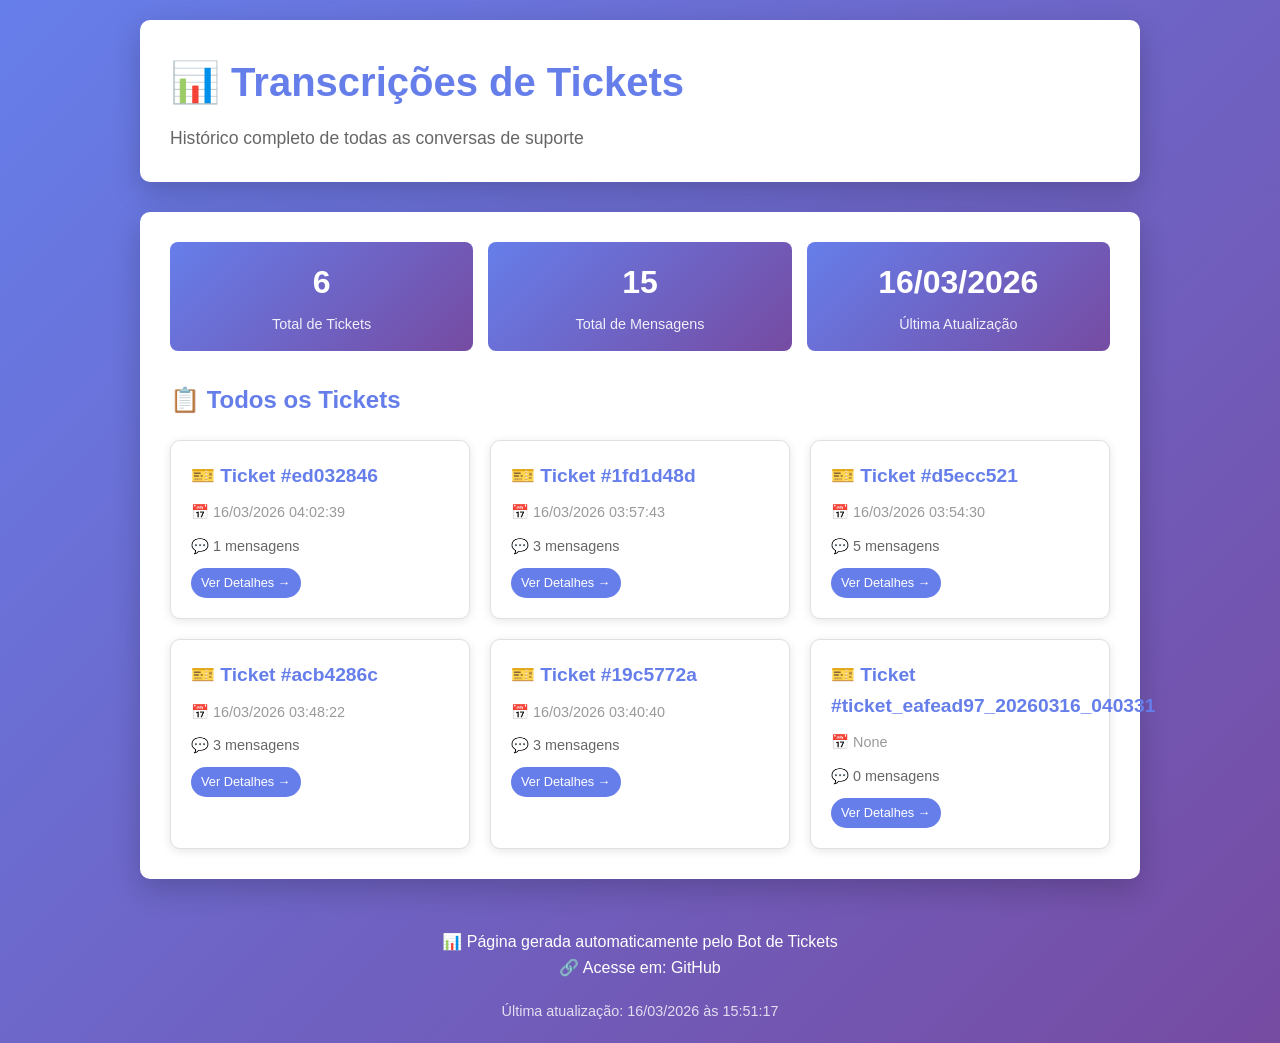
<file: docs/index.html>
<!DOCTYPE html>
<html lang="pt-BR">
<head>
    <meta charset="UTF-8">
    <meta name="viewport" content="width=device-width, initial-scale=1.0">
    <title>Transcrições de Tickets - Bot Support</title>
    <style>
* {
    margin: 0;
    padding: 0;
    box-sizing: border-box;
}

body {
    font-family: -apple-system, BlinkMacSystemFont, 'Segoe UI', Roboto, 'Helvetica Neue', Arial, sans-serif;
    background: linear-gradient(135deg, #667eea 0%, #764ba2 100%);
    color: #333;
    line-height: 1.6;
    padding: 20px;
}

.container {
    max-width: 1000px;
    margin: 0 auto;
}

header {
    background: white;
    border-radius: 10px;
    padding: 30px;
    margin-bottom: 30px;
    box-shadow: 0 10px 30px rgba(0, 0, 0, 0.2);
}

header h1 {
    color: #667eea;
    margin-bottom: 10px;
    font-size: 2.5em;
}

header p {
    color: #666;
    font-size: 1.1em;
}

.breadcrumb {
    margin-top: 20px;
    padding-top: 20px;
    border-top: 1px solid #eee;
    font-size: 0.9em;
}

.breadcrumb a {
    color: #667eea;
    text-decoration: none;
    margin: 0 5px;
}

.breadcrumb a:hover {
    text-decoration: underline;
}

main {
    background: white;
    border-radius: 10px;
    padding: 30px;
    box-shadow: 0 10px 30px rgba(0, 0, 0, 0.2);
}

.transcript {
    margin: 20px 0;
    padding: 20px;
    border-left: 4px solid #667eea;
    background: #f8f9ff;
    border-radius: 5px;
}

.transcript-header {
    display: flex;
    justify-content: space-between;
    align-items: center;
    margin-bottom: 15px;
    padding-bottom: 15px;
    border-bottom: 2px solid #667eea;
}

.transcript-id {
    font-size: 1.3em;
    font-weight: bold;
    color: #667eea;
}

.transcript-date {
    font-size: 0.9em;
    color: #999;
}

.message {
    margin: 15px 0;
    padding: 12px;
    background: white;
    border-radius: 5px;
    border-left: 3px solid #764ba2;
}

.message-author {
    font-weight: bold;
    color: #667eea;
    font-size: 0.9em;
    margin-bottom: 5px;
}

.message-time {
    color: #999;
    font-size: 0.85em;
}

.message-content {
    margin-top: 8px;
    color: #333;
    word-wrap: break-word;
}

.message-attachment {
    margin-top: 10px;
    padding: 10px;
    background: #f0f0f0;
    border-radius: 5px;
    font-size: 0.9em;
    color: #666;
}

.stats {
    display: grid;
    grid-template-columns: repeat(auto-fit, minmax(200px, 1fr));
    gap: 15px;
    margin-bottom: 20px;
}

.stat-card {
    padding: 15px;
    background: linear-gradient(135deg, #667eea 0%, #764ba2 100%);
    color: white;
    border-radius: 8px;
    text-align: center;
}

.stat-value {
    font-size: 2em;
    font-weight: bold;
    margin-bottom: 5px;
}

.stat-label {
    font-size: 0.9em;
    opacity: 0.9;
}

.transcript-list {
    display: grid;
    grid-template-columns: repeat(auto-fill, minmax(300px, 1fr));
    gap: 20px;
}

.transcript-card {
    background: white;
    border: 1px solid #e0e0e0;
    border-radius: 10px;
    padding: 20px;
    transition: all 0.3s ease;
    box-shadow: 0 2px 10px rgba(0, 0, 0, 0.1);
}

.transcript-card:hover {
    transform: translateY(-5px);
    box-shadow: 0 5px 20px rgba(102, 126, 234, 0.3);
    border-color: #667eea;
}

.transcript-card a {
    color: #667eea;
    text-decoration: none;
    font-weight: bold;
    font-size: 1.2em;
    display: block;
    margin-bottom: 10px;
}

.transcript-card a:hover {
    text-decoration: underline;
}

.card-date {
    color: #999;
    font-size: 0.9em;
    margin-bottom: 10px;
}

.card-messages {
    color: #666;
    font-size: 0.9em;
}

.card-badge {
    display: inline-block;
    margin-top: 10px;
    padding: 5px 10px;
    background: #667eea;
    color: white;
    border-radius: 20px;
    font-size: 0.8em;
}

footer {
    text-align: center;
    color: white;
    margin-top: 30px;
    padding-top: 20px;
}

footer a {
    color: white;
    text-decoration: none;
}

footer a:hover {
    text-decoration: underline;
}

@media (max-width: 768px) {
    header h1 {
        font-size: 1.8em;
    }
    
    .transcript-list {
        grid-template-columns: 1fr;
    }
    
    .transcript-header {
        flex-direction: column;
        align-items: flex-start;
    }
}
</style>
</head>
<body>
    <div class="container">
        <header>
            <h1>📊 Transcrições de Tickets</h1>
            <p>Histórico completo de todas as conversas de suporte</p>
        </header>
        
        <main>
            <div class="stats">
                <div class="stat-card">
                    <div class="stat-value">6</div>
                    <div class="stat-label">Total de Tickets</div>
                </div>
                <div class="stat-card">
                    <div class="stat-value">15</div>
                    <div class="stat-label">Total de Mensagens</div>
                </div>
                <div class="stat-card">
                    <div class="stat-value">16/03/2026</div>
                    <div class="stat-label">Última Atualização</div>
                </div>
            </div>
            
            <h2 style="margin-top: 30px; margin-bottom: 20px; color: #667eea;">📋 Todos os Tickets</h2>
            <div class="transcript-list">
                
        <div class="transcript-card">
            <a href="ed032846.html">🎫 Ticket #ed032846</a>
            <div class="card-date">📅 16/03/2026 04:02:39</div>
            <div class="card-messages">💬 1 mensagens</div>
            <div class="card-badge">Ver Detalhes →</div>
        </div>
        
        <div class="transcript-card">
            <a href="1fd1d48d.html">🎫 Ticket #1fd1d48d</a>
            <div class="card-date">📅 16/03/2026 03:57:43</div>
            <div class="card-messages">💬 3 mensagens</div>
            <div class="card-badge">Ver Detalhes →</div>
        </div>
        
        <div class="transcript-card">
            <a href="d5ecc521.html">🎫 Ticket #d5ecc521</a>
            <div class="card-date">📅 16/03/2026 03:54:30</div>
            <div class="card-messages">💬 5 mensagens</div>
            <div class="card-badge">Ver Detalhes →</div>
        </div>
        
        <div class="transcript-card">
            <a href="acb4286c.html">🎫 Ticket #acb4286c</a>
            <div class="card-date">📅 16/03/2026 03:48:22</div>
            <div class="card-messages">💬 3 mensagens</div>
            <div class="card-badge">Ver Detalhes →</div>
        </div>
        
        <div class="transcript-card">
            <a href="19c5772a.html">🎫 Ticket #19c5772a</a>
            <div class="card-date">📅 16/03/2026 03:40:40</div>
            <div class="card-messages">💬 3 mensagens</div>
            <div class="card-badge">Ver Detalhes →</div>
        </div>
        
        <div class="transcript-card">
            <a href="ticket_eafead97_20260316_040331.html">🎫 Ticket #ticket_eafead97_20260316_040331</a>
            <div class="card-date">📅 None</div>
            <div class="card-messages">💬 0 mensagens</div>
            <div class="card-badge">Ver Detalhes →</div>
        </div>
        
            </div>
        </main>
        
        <footer>
            <p>📊 Página gerada automaticamente pelo Bot de Tickets</p>
            <p>🔗 Acesse em: <a href="https://github.com/iccommercedigital-art/transcripts">GitHub</a></p>
            <p style="margin-top: 20px; font-size: 0.9em; opacity: 0.8;">
                Última atualização: 16/03/2026 às 15:51:17
            </p>
        </footer>
    </div>
</body>
</html>
</file>
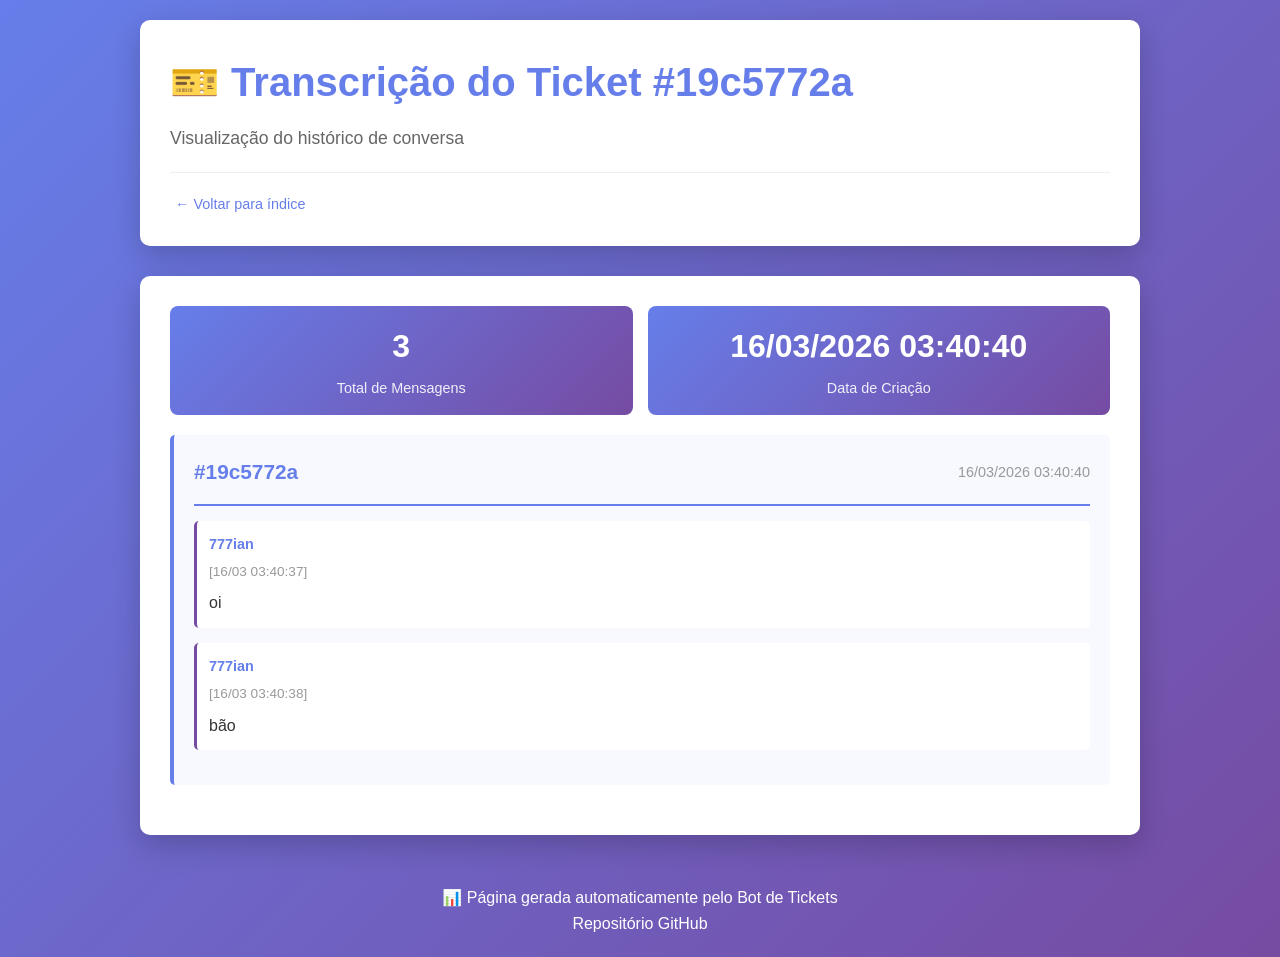
<file: docs/19c5772a.html>
<!DOCTYPE html>
<html lang="pt-BR">
<head>
    <meta charset="UTF-8">
    <meta name="viewport" content="width=device-width, initial-scale=1.0">
    <title>Transcrição do Ticket #19c5772a</title>
    <style>
* {
    margin: 0;
    padding: 0;
    box-sizing: border-box;
}

body {
    font-family: -apple-system, BlinkMacSystemFont, 'Segoe UI', Roboto, 'Helvetica Neue', Arial, sans-serif;
    background: linear-gradient(135deg, #667eea 0%, #764ba2 100%);
    color: #333;
    line-height: 1.6;
    padding: 20px;
}

.container {
    max-width: 1000px;
    margin: 0 auto;
}

header {
    background: white;
    border-radius: 10px;
    padding: 30px;
    margin-bottom: 30px;
    box-shadow: 0 10px 30px rgba(0, 0, 0, 0.2);
}

header h1 {
    color: #667eea;
    margin-bottom: 10px;
    font-size: 2.5em;
}

header p {
    color: #666;
    font-size: 1.1em;
}

.breadcrumb {
    margin-top: 20px;
    padding-top: 20px;
    border-top: 1px solid #eee;
    font-size: 0.9em;
}

.breadcrumb a {
    color: #667eea;
    text-decoration: none;
    margin: 0 5px;
}

.breadcrumb a:hover {
    text-decoration: underline;
}

main {
    background: white;
    border-radius: 10px;
    padding: 30px;
    box-shadow: 0 10px 30px rgba(0, 0, 0, 0.2);
}

.transcript {
    margin: 20px 0;
    padding: 20px;
    border-left: 4px solid #667eea;
    background: #f8f9ff;
    border-radius: 5px;
}

.transcript-header {
    display: flex;
    justify-content: space-between;
    align-items: center;
    margin-bottom: 15px;
    padding-bottom: 15px;
    border-bottom: 2px solid #667eea;
}

.transcript-id {
    font-size: 1.3em;
    font-weight: bold;
    color: #667eea;
}

.transcript-date {
    font-size: 0.9em;
    color: #999;
}

.message {
    margin: 15px 0;
    padding: 12px;
    background: white;
    border-radius: 5px;
    border-left: 3px solid #764ba2;
}

.message-author {
    font-weight: bold;
    color: #667eea;
    font-size: 0.9em;
    margin-bottom: 5px;
}

.message-time {
    color: #999;
    font-size: 0.85em;
}

.message-content {
    margin-top: 8px;
    color: #333;
    word-wrap: break-word;
}

.message-attachment {
    margin-top: 10px;
    padding: 10px;
    background: #f0f0f0;
    border-radius: 5px;
    font-size: 0.9em;
    color: #666;
}

.stats {
    display: grid;
    grid-template-columns: repeat(auto-fit, minmax(200px, 1fr));
    gap: 15px;
    margin-bottom: 20px;
}

.stat-card {
    padding: 15px;
    background: linear-gradient(135deg, #667eea 0%, #764ba2 100%);
    color: white;
    border-radius: 8px;
    text-align: center;
}

.stat-value {
    font-size: 2em;
    font-weight: bold;
    margin-bottom: 5px;
}

.stat-label {
    font-size: 0.9em;
    opacity: 0.9;
}

.transcript-list {
    display: grid;
    grid-template-columns: repeat(auto-fill, minmax(300px, 1fr));
    gap: 20px;
}

.transcript-card {
    background: white;
    border: 1px solid #e0e0e0;
    border-radius: 10px;
    padding: 20px;
    transition: all 0.3s ease;
    box-shadow: 0 2px 10px rgba(0, 0, 0, 0.1);
}

.transcript-card:hover {
    transform: translateY(-5px);
    box-shadow: 0 5px 20px rgba(102, 126, 234, 0.3);
    border-color: #667eea;
}

.transcript-card a {
    color: #667eea;
    text-decoration: none;
    font-weight: bold;
    font-size: 1.2em;
    display: block;
    margin-bottom: 10px;
}

.transcript-card a:hover {
    text-decoration: underline;
}

.card-date {
    color: #999;
    font-size: 0.9em;
    margin-bottom: 10px;
}

.card-messages {
    color: #666;
    font-size: 0.9em;
}

.card-badge {
    display: inline-block;
    margin-top: 10px;
    padding: 5px 10px;
    background: #667eea;
    color: white;
    border-radius: 20px;
    font-size: 0.8em;
}

footer {
    text-align: center;
    color: white;
    margin-top: 30px;
    padding-top: 20px;
}

footer a {
    color: white;
    text-decoration: none;
}

footer a:hover {
    text-decoration: underline;
}

@media (max-width: 768px) {
    header h1 {
        font-size: 1.8em;
    }
    
    .transcript-list {
        grid-template-columns: 1fr;
    }
    
    .transcript-header {
        flex-direction: column;
        align-items: flex-start;
    }
}
</style>
</head>
<body>
    <div class="container">
        <header>
            <h1>🎫 Transcrição do Ticket #19c5772a</h1>
            <p>Visualização do histórico de conversa</p>
            <div class="breadcrumb">
                <a href="index.html">← Voltar para índice</a>
            </div>
        </header>
        
        <main>
            <div class="stats">
                <div class="stat-card">
                    <div class="stat-value">3</div>
                    <div class="stat-label">Total de Mensagens</div>
                </div>
                <div class="stat-card">
                    <div class="stat-value">16/03/2026 03:40:40</div>
                    <div class="stat-label">Data de Criação</div>
                </div>
            </div>
            
            <div class="transcript">
                <div class="transcript-header">
                    <div class="transcript-id">#19c5772a</div>
                    <div class="transcript-date">16/03/2026 03:40:40</div>
                </div>
                
                
        <div class="message">
            <div class="message-author">777ian</div>
            <div class="message-time">[16/03 03:40:37]</div>
            <div class="message-content">
oi</div>
            
        </div>
        
        <div class="message">
            <div class="message-author">777ian</div>
            <div class="message-time">[16/03 03:40:38]</div>
            <div class="message-content">
bão</div>
            
        </div>
        
            </div>
        </main>
        
        <footer>
            <p>📊 Página gerada automaticamente pelo Bot de Tickets</p>
            <p><a href="https://github.com/iccommercedigital-art/transcripts">Repositório GitHub</a></p>
        </footer>
    </div>
</body>
</html>
</file>
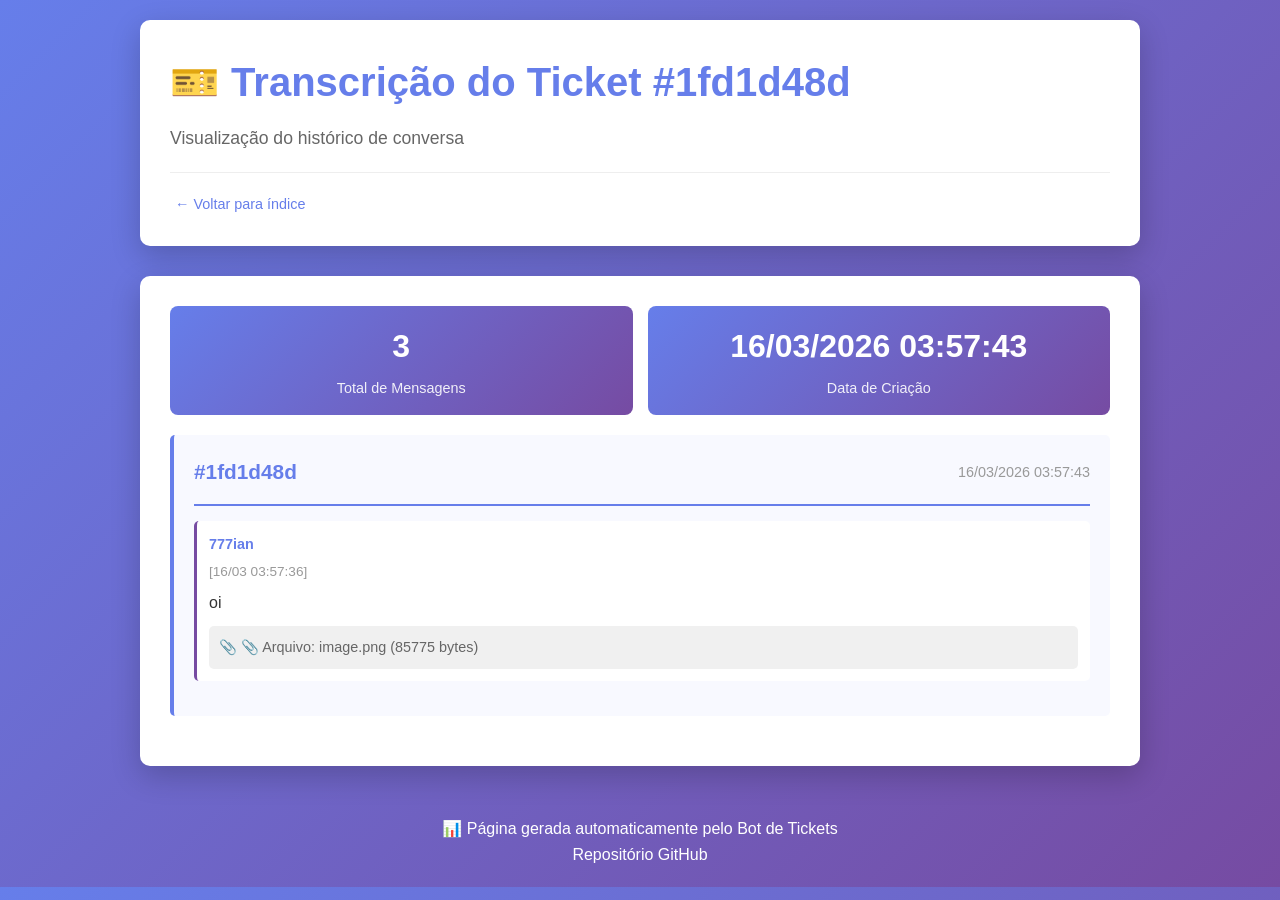
<file: docs/1fd1d48d.html>
<!DOCTYPE html>
<html lang="pt-BR">
<head>
    <meta charset="UTF-8">
    <meta name="viewport" content="width=device-width, initial-scale=1.0">
    <title>Transcrição do Ticket #1fd1d48d</title>
    <style>
* {
    margin: 0;
    padding: 0;
    box-sizing: border-box;
}

body {
    font-family: -apple-system, BlinkMacSystemFont, 'Segoe UI', Roboto, 'Helvetica Neue', Arial, sans-serif;
    background: linear-gradient(135deg, #667eea 0%, #764ba2 100%);
    color: #333;
    line-height: 1.6;
    padding: 20px;
}

.container {
    max-width: 1000px;
    margin: 0 auto;
}

header {
    background: white;
    border-radius: 10px;
    padding: 30px;
    margin-bottom: 30px;
    box-shadow: 0 10px 30px rgba(0, 0, 0, 0.2);
}

header h1 {
    color: #667eea;
    margin-bottom: 10px;
    font-size: 2.5em;
}

header p {
    color: #666;
    font-size: 1.1em;
}

.breadcrumb {
    margin-top: 20px;
    padding-top: 20px;
    border-top: 1px solid #eee;
    font-size: 0.9em;
}

.breadcrumb a {
    color: #667eea;
    text-decoration: none;
    margin: 0 5px;
}

.breadcrumb a:hover {
    text-decoration: underline;
}

main {
    background: white;
    border-radius: 10px;
    padding: 30px;
    box-shadow: 0 10px 30px rgba(0, 0, 0, 0.2);
}

.transcript {
    margin: 20px 0;
    padding: 20px;
    border-left: 4px solid #667eea;
    background: #f8f9ff;
    border-radius: 5px;
}

.transcript-header {
    display: flex;
    justify-content: space-between;
    align-items: center;
    margin-bottom: 15px;
    padding-bottom: 15px;
    border-bottom: 2px solid #667eea;
}

.transcript-id {
    font-size: 1.3em;
    font-weight: bold;
    color: #667eea;
}

.transcript-date {
    font-size: 0.9em;
    color: #999;
}

.message {
    margin: 15px 0;
    padding: 12px;
    background: white;
    border-radius: 5px;
    border-left: 3px solid #764ba2;
}

.message-author {
    font-weight: bold;
    color: #667eea;
    font-size: 0.9em;
    margin-bottom: 5px;
}

.message-time {
    color: #999;
    font-size: 0.85em;
}

.message-content {
    margin-top: 8px;
    color: #333;
    word-wrap: break-word;
}

.message-attachment {
    margin-top: 10px;
    padding: 10px;
    background: #f0f0f0;
    border-radius: 5px;
    font-size: 0.9em;
    color: #666;
}

.stats {
    display: grid;
    grid-template-columns: repeat(auto-fit, minmax(200px, 1fr));
    gap: 15px;
    margin-bottom: 20px;
}

.stat-card {
    padding: 15px;
    background: linear-gradient(135deg, #667eea 0%, #764ba2 100%);
    color: white;
    border-radius: 8px;
    text-align: center;
}

.stat-value {
    font-size: 2em;
    font-weight: bold;
    margin-bottom: 5px;
}

.stat-label {
    font-size: 0.9em;
    opacity: 0.9;
}

.transcript-list {
    display: grid;
    grid-template-columns: repeat(auto-fill, minmax(300px, 1fr));
    gap: 20px;
}

.transcript-card {
    background: white;
    border: 1px solid #e0e0e0;
    border-radius: 10px;
    padding: 20px;
    transition: all 0.3s ease;
    box-shadow: 0 2px 10px rgba(0, 0, 0, 0.1);
}

.transcript-card:hover {
    transform: translateY(-5px);
    box-shadow: 0 5px 20px rgba(102, 126, 234, 0.3);
    border-color: #667eea;
}

.transcript-card a {
    color: #667eea;
    text-decoration: none;
    font-weight: bold;
    font-size: 1.2em;
    display: block;
    margin-bottom: 10px;
}

.transcript-card a:hover {
    text-decoration: underline;
}

.card-date {
    color: #999;
    font-size: 0.9em;
    margin-bottom: 10px;
}

.card-messages {
    color: #666;
    font-size: 0.9em;
}

.card-badge {
    display: inline-block;
    margin-top: 10px;
    padding: 5px 10px;
    background: #667eea;
    color: white;
    border-radius: 20px;
    font-size: 0.8em;
}

footer {
    text-align: center;
    color: white;
    margin-top: 30px;
    padding-top: 20px;
}

footer a {
    color: white;
    text-decoration: none;
}

footer a:hover {
    text-decoration: underline;
}

@media (max-width: 768px) {
    header h1 {
        font-size: 1.8em;
    }
    
    .transcript-list {
        grid-template-columns: 1fr;
    }
    
    .transcript-header {
        flex-direction: column;
        align-items: flex-start;
    }
}
</style>
</head>
<body>
    <div class="container">
        <header>
            <h1>🎫 Transcrição do Ticket #1fd1d48d</h1>
            <p>Visualização do histórico de conversa</p>
            <div class="breadcrumb">
                <a href="index.html">← Voltar para índice</a>
            </div>
        </header>
        
        <main>
            <div class="stats">
                <div class="stat-card">
                    <div class="stat-value">3</div>
                    <div class="stat-label">Total de Mensagens</div>
                </div>
                <div class="stat-card">
                    <div class="stat-value">16/03/2026 03:57:43</div>
                    <div class="stat-label">Data de Criação</div>
                </div>
            </div>
            
            <div class="transcript">
                <div class="transcript-header">
                    <div class="transcript-id">#1fd1d48d</div>
                    <div class="transcript-date">16/03/2026 03:57:43</div>
                </div>
                
                
        <div class="message">
            <div class="message-author">777ian</div>
            <div class="message-time">[16/03 03:57:36]</div>
            <div class="message-content">
oi</div>
            <div class="message-attachment">📎 📎 Arquivo: image.png (85775 bytes)</div>
        </div>
        
            </div>
        </main>
        
        <footer>
            <p>📊 Página gerada automaticamente pelo Bot de Tickets</p>
            <p><a href="https://github.com/iccommercedigital-art/transcripts">Repositório GitHub</a></p>
        </footer>
    </div>
</body>
</html>
</file>
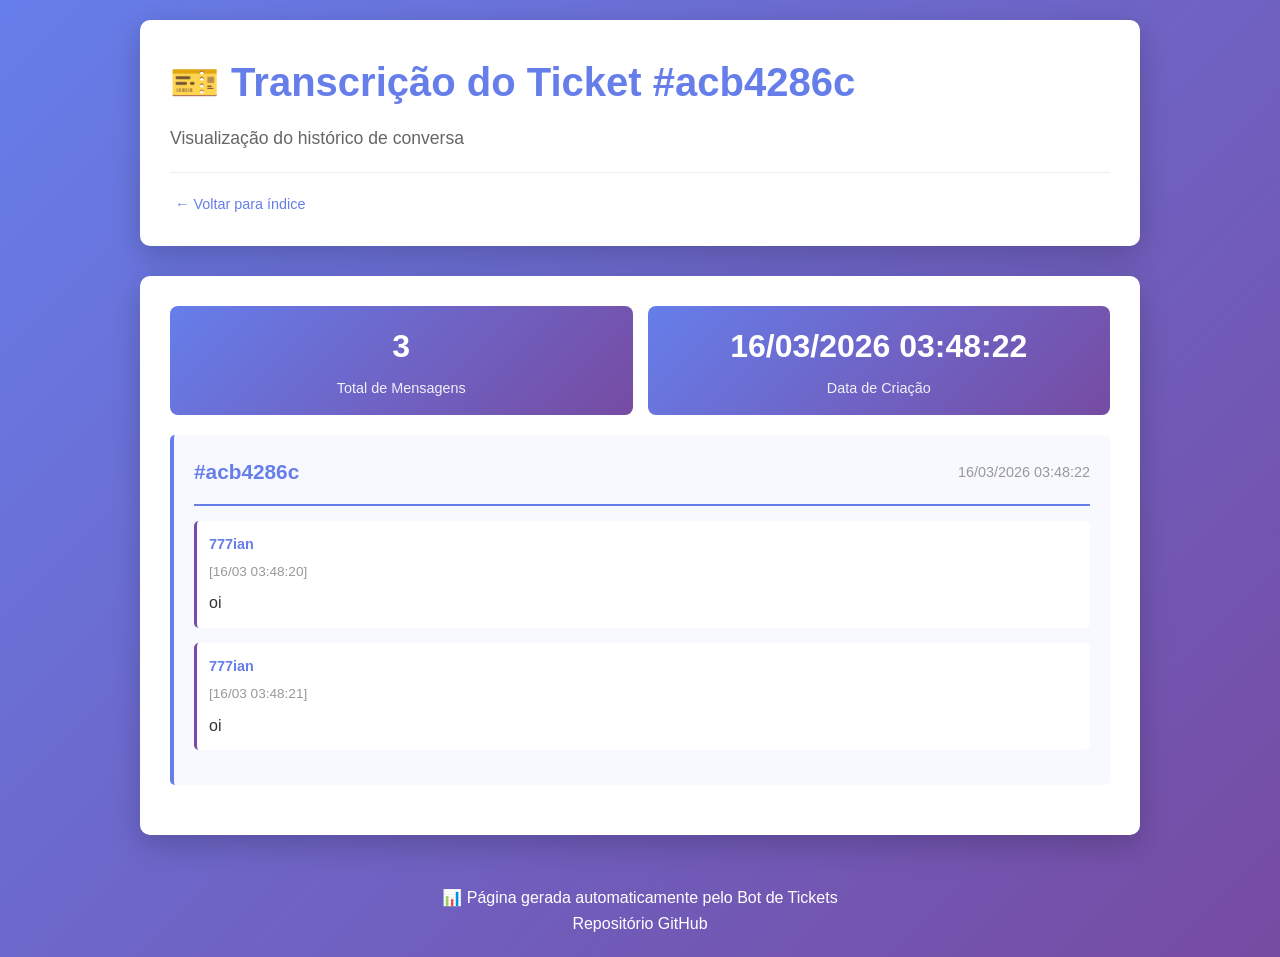
<file: docs/acb4286c.html>
<!DOCTYPE html>
<html lang="pt-BR">
<head>
    <meta charset="UTF-8">
    <meta name="viewport" content="width=device-width, initial-scale=1.0">
    <title>Transcrição do Ticket #acb4286c</title>
    <style>
* {
    margin: 0;
    padding: 0;
    box-sizing: border-box;
}

body {
    font-family: -apple-system, BlinkMacSystemFont, 'Segoe UI', Roboto, 'Helvetica Neue', Arial, sans-serif;
    background: linear-gradient(135deg, #667eea 0%, #764ba2 100%);
    color: #333;
    line-height: 1.6;
    padding: 20px;
}

.container {
    max-width: 1000px;
    margin: 0 auto;
}

header {
    background: white;
    border-radius: 10px;
    padding: 30px;
    margin-bottom: 30px;
    box-shadow: 0 10px 30px rgba(0, 0, 0, 0.2);
}

header h1 {
    color: #667eea;
    margin-bottom: 10px;
    font-size: 2.5em;
}

header p {
    color: #666;
    font-size: 1.1em;
}

.breadcrumb {
    margin-top: 20px;
    padding-top: 20px;
    border-top: 1px solid #eee;
    font-size: 0.9em;
}

.breadcrumb a {
    color: #667eea;
    text-decoration: none;
    margin: 0 5px;
}

.breadcrumb a:hover {
    text-decoration: underline;
}

main {
    background: white;
    border-radius: 10px;
    padding: 30px;
    box-shadow: 0 10px 30px rgba(0, 0, 0, 0.2);
}

.transcript {
    margin: 20px 0;
    padding: 20px;
    border-left: 4px solid #667eea;
    background: #f8f9ff;
    border-radius: 5px;
}

.transcript-header {
    display: flex;
    justify-content: space-between;
    align-items: center;
    margin-bottom: 15px;
    padding-bottom: 15px;
    border-bottom: 2px solid #667eea;
}

.transcript-id {
    font-size: 1.3em;
    font-weight: bold;
    color: #667eea;
}

.transcript-date {
    font-size: 0.9em;
    color: #999;
}

.message {
    margin: 15px 0;
    padding: 12px;
    background: white;
    border-radius: 5px;
    border-left: 3px solid #764ba2;
}

.message-author {
    font-weight: bold;
    color: #667eea;
    font-size: 0.9em;
    margin-bottom: 5px;
}

.message-time {
    color: #999;
    font-size: 0.85em;
}

.message-content {
    margin-top: 8px;
    color: #333;
    word-wrap: break-word;
}

.message-attachment {
    margin-top: 10px;
    padding: 10px;
    background: #f0f0f0;
    border-radius: 5px;
    font-size: 0.9em;
    color: #666;
}

.stats {
    display: grid;
    grid-template-columns: repeat(auto-fit, minmax(200px, 1fr));
    gap: 15px;
    margin-bottom: 20px;
}

.stat-card {
    padding: 15px;
    background: linear-gradient(135deg, #667eea 0%, #764ba2 100%);
    color: white;
    border-radius: 8px;
    text-align: center;
}

.stat-value {
    font-size: 2em;
    font-weight: bold;
    margin-bottom: 5px;
}

.stat-label {
    font-size: 0.9em;
    opacity: 0.9;
}

.transcript-list {
    display: grid;
    grid-template-columns: repeat(auto-fill, minmax(300px, 1fr));
    gap: 20px;
}

.transcript-card {
    background: white;
    border: 1px solid #e0e0e0;
    border-radius: 10px;
    padding: 20px;
    transition: all 0.3s ease;
    box-shadow: 0 2px 10px rgba(0, 0, 0, 0.1);
}

.transcript-card:hover {
    transform: translateY(-5px);
    box-shadow: 0 5px 20px rgba(102, 126, 234, 0.3);
    border-color: #667eea;
}

.transcript-card a {
    color: #667eea;
    text-decoration: none;
    font-weight: bold;
    font-size: 1.2em;
    display: block;
    margin-bottom: 10px;
}

.transcript-card a:hover {
    text-decoration: underline;
}

.card-date {
    color: #999;
    font-size: 0.9em;
    margin-bottom: 10px;
}

.card-messages {
    color: #666;
    font-size: 0.9em;
}

.card-badge {
    display: inline-block;
    margin-top: 10px;
    padding: 5px 10px;
    background: #667eea;
    color: white;
    border-radius: 20px;
    font-size: 0.8em;
}

footer {
    text-align: center;
    color: white;
    margin-top: 30px;
    padding-top: 20px;
}

footer a {
    color: white;
    text-decoration: none;
}

footer a:hover {
    text-decoration: underline;
}

@media (max-width: 768px) {
    header h1 {
        font-size: 1.8em;
    }
    
    .transcript-list {
        grid-template-columns: 1fr;
    }
    
    .transcript-header {
        flex-direction: column;
        align-items: flex-start;
    }
}
</style>
</head>
<body>
    <div class="container">
        <header>
            <h1>🎫 Transcrição do Ticket #acb4286c</h1>
            <p>Visualização do histórico de conversa</p>
            <div class="breadcrumb">
                <a href="index.html">← Voltar para índice</a>
            </div>
        </header>
        
        <main>
            <div class="stats">
                <div class="stat-card">
                    <div class="stat-value">3</div>
                    <div class="stat-label">Total de Mensagens</div>
                </div>
                <div class="stat-card">
                    <div class="stat-value">16/03/2026 03:48:22</div>
                    <div class="stat-label">Data de Criação</div>
                </div>
            </div>
            
            <div class="transcript">
                <div class="transcript-header">
                    <div class="transcript-id">#acb4286c</div>
                    <div class="transcript-date">16/03/2026 03:48:22</div>
                </div>
                
                
        <div class="message">
            <div class="message-author">777ian</div>
            <div class="message-time">[16/03 03:48:20]</div>
            <div class="message-content">
oi</div>
            
        </div>
        
        <div class="message">
            <div class="message-author">777ian</div>
            <div class="message-time">[16/03 03:48:21]</div>
            <div class="message-content">
oi</div>
            
        </div>
        
            </div>
        </main>
        
        <footer>
            <p>📊 Página gerada automaticamente pelo Bot de Tickets</p>
            <p><a href="https://github.com/iccommercedigital-art/transcripts">Repositório GitHub</a></p>
        </footer>
    </div>
</body>
</html>
</file>
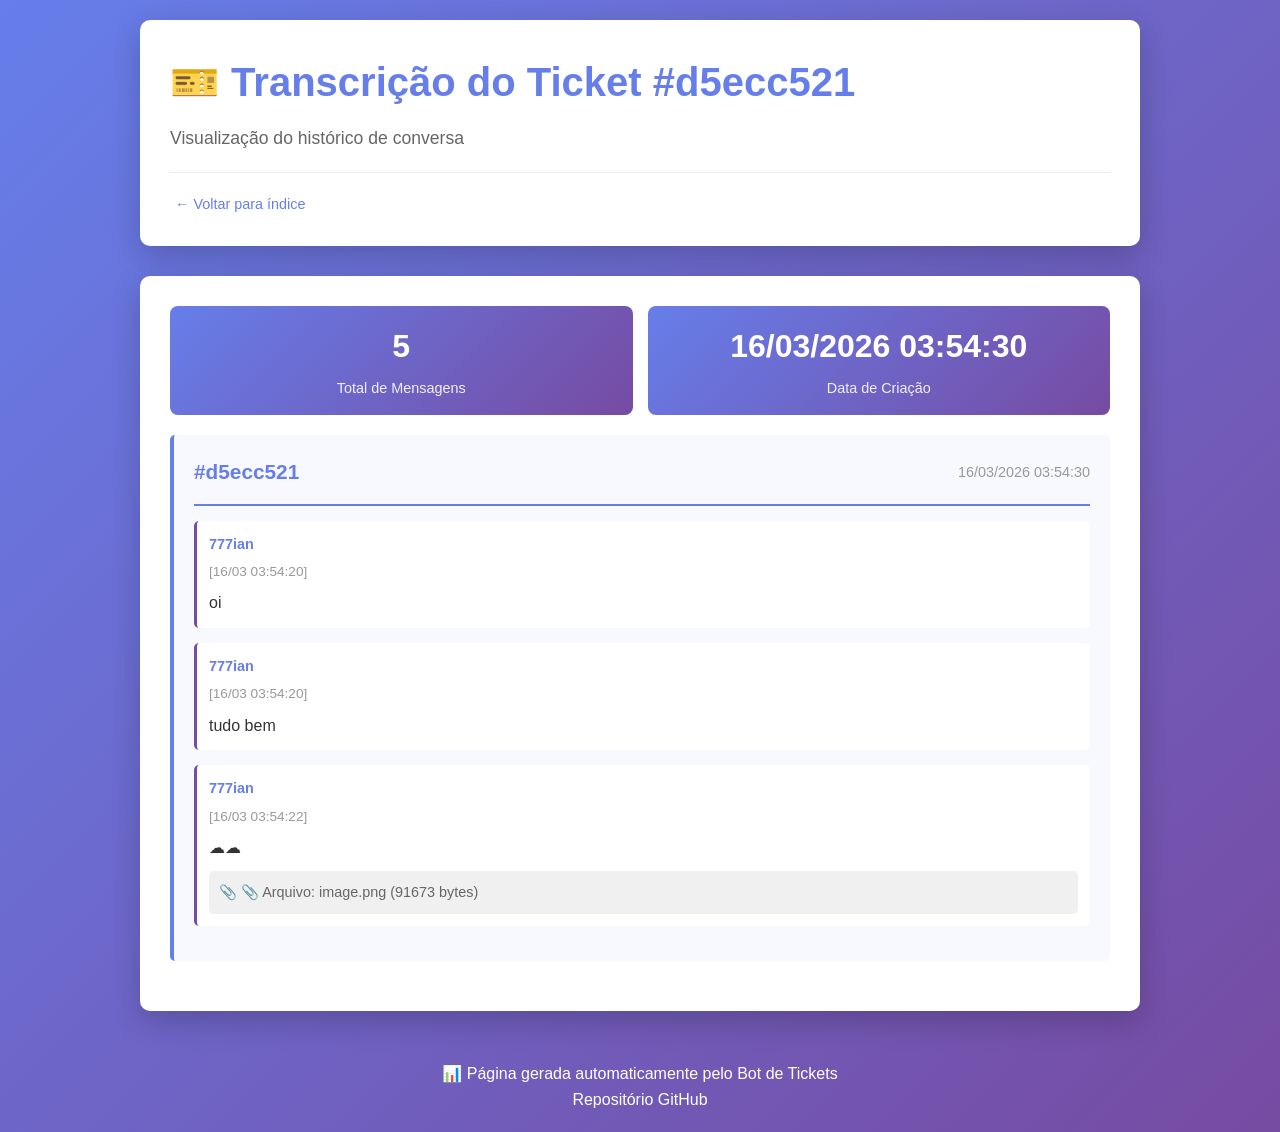
<file: docs/d5ecc521.html>
<!DOCTYPE html>
<html lang="pt-BR">
<head>
    <meta charset="UTF-8">
    <meta name="viewport" content="width=device-width, initial-scale=1.0">
    <title>Transcrição do Ticket #d5ecc521</title>
    <style>
* {
    margin: 0;
    padding: 0;
    box-sizing: border-box;
}

body {
    font-family: -apple-system, BlinkMacSystemFont, 'Segoe UI', Roboto, 'Helvetica Neue', Arial, sans-serif;
    background: linear-gradient(135deg, #667eea 0%, #764ba2 100%);
    color: #333;
    line-height: 1.6;
    padding: 20px;
}

.container {
    max-width: 1000px;
    margin: 0 auto;
}

header {
    background: white;
    border-radius: 10px;
    padding: 30px;
    margin-bottom: 30px;
    box-shadow: 0 10px 30px rgba(0, 0, 0, 0.2);
}

header h1 {
    color: #667eea;
    margin-bottom: 10px;
    font-size: 2.5em;
}

header p {
    color: #666;
    font-size: 1.1em;
}

.breadcrumb {
    margin-top: 20px;
    padding-top: 20px;
    border-top: 1px solid #eee;
    font-size: 0.9em;
}

.breadcrumb a {
    color: #667eea;
    text-decoration: none;
    margin: 0 5px;
}

.breadcrumb a:hover {
    text-decoration: underline;
}

main {
    background: white;
    border-radius: 10px;
    padding: 30px;
    box-shadow: 0 10px 30px rgba(0, 0, 0, 0.2);
}

.transcript {
    margin: 20px 0;
    padding: 20px;
    border-left: 4px solid #667eea;
    background: #f8f9ff;
    border-radius: 5px;
}

.transcript-header {
    display: flex;
    justify-content: space-between;
    align-items: center;
    margin-bottom: 15px;
    padding-bottom: 15px;
    border-bottom: 2px solid #667eea;
}

.transcript-id {
    font-size: 1.3em;
    font-weight: bold;
    color: #667eea;
}

.transcript-date {
    font-size: 0.9em;
    color: #999;
}

.message {
    margin: 15px 0;
    padding: 12px;
    background: white;
    border-radius: 5px;
    border-left: 3px solid #764ba2;
}

.message-author {
    font-weight: bold;
    color: #667eea;
    font-size: 0.9em;
    margin-bottom: 5px;
}

.message-time {
    color: #999;
    font-size: 0.85em;
}

.message-content {
    margin-top: 8px;
    color: #333;
    word-wrap: break-word;
}

.message-attachment {
    margin-top: 10px;
    padding: 10px;
    background: #f0f0f0;
    border-radius: 5px;
    font-size: 0.9em;
    color: #666;
}

.stats {
    display: grid;
    grid-template-columns: repeat(auto-fit, minmax(200px, 1fr));
    gap: 15px;
    margin-bottom: 20px;
}

.stat-card {
    padding: 15px;
    background: linear-gradient(135deg, #667eea 0%, #764ba2 100%);
    color: white;
    border-radius: 8px;
    text-align: center;
}

.stat-value {
    font-size: 2em;
    font-weight: bold;
    margin-bottom: 5px;
}

.stat-label {
    font-size: 0.9em;
    opacity: 0.9;
}

.transcript-list {
    display: grid;
    grid-template-columns: repeat(auto-fill, minmax(300px, 1fr));
    gap: 20px;
}

.transcript-card {
    background: white;
    border: 1px solid #e0e0e0;
    border-radius: 10px;
    padding: 20px;
    transition: all 0.3s ease;
    box-shadow: 0 2px 10px rgba(0, 0, 0, 0.1);
}

.transcript-card:hover {
    transform: translateY(-5px);
    box-shadow: 0 5px 20px rgba(102, 126, 234, 0.3);
    border-color: #667eea;
}

.transcript-card a {
    color: #667eea;
    text-decoration: none;
    font-weight: bold;
    font-size: 1.2em;
    display: block;
    margin-bottom: 10px;
}

.transcript-card a:hover {
    text-decoration: underline;
}

.card-date {
    color: #999;
    font-size: 0.9em;
    margin-bottom: 10px;
}

.card-messages {
    color: #666;
    font-size: 0.9em;
}

.card-badge {
    display: inline-block;
    margin-top: 10px;
    padding: 5px 10px;
    background: #667eea;
    color: white;
    border-radius: 20px;
    font-size: 0.8em;
}

footer {
    text-align: center;
    color: white;
    margin-top: 30px;
    padding-top: 20px;
}

footer a {
    color: white;
    text-decoration: none;
}

footer a:hover {
    text-decoration: underline;
}

@media (max-width: 768px) {
    header h1 {
        font-size: 1.8em;
    }
    
    .transcript-list {
        grid-template-columns: 1fr;
    }
    
    .transcript-header {
        flex-direction: column;
        align-items: flex-start;
    }
}
</style>
</head>
<body>
    <div class="container">
        <header>
            <h1>🎫 Transcrição do Ticket #d5ecc521</h1>
            <p>Visualização do histórico de conversa</p>
            <div class="breadcrumb">
                <a href="index.html">← Voltar para índice</a>
            </div>
        </header>
        
        <main>
            <div class="stats">
                <div class="stat-card">
                    <div class="stat-value">5</div>
                    <div class="stat-label">Total de Mensagens</div>
                </div>
                <div class="stat-card">
                    <div class="stat-value">16/03/2026 03:54:30</div>
                    <div class="stat-label">Data de Criação</div>
                </div>
            </div>
            
            <div class="transcript">
                <div class="transcript-header">
                    <div class="transcript-id">#d5ecc521</div>
                    <div class="transcript-date">16/03/2026 03:54:30</div>
                </div>
                
                
        <div class="message">
            <div class="message-author">777ian</div>
            <div class="message-time">[16/03 03:54:20]</div>
            <div class="message-content">
oi</div>
            
        </div>
        
        <div class="message">
            <div class="message-author">777ian</div>
            <div class="message-time">[16/03 03:54:20]</div>
            <div class="message-content">
tudo bem</div>
            
        </div>
        
        <div class="message">
            <div class="message-author">777ian</div>
            <div class="message-time">[16/03 03:54:22]</div>
            <div class="message-content">
☁☁</div>
            <div class="message-attachment">📎 📎 Arquivo: image.png (91673 bytes)</div>
        </div>
        
            </div>
        </main>
        
        <footer>
            <p>📊 Página gerada automaticamente pelo Bot de Tickets</p>
            <p><a href="https://github.com/iccommercedigital-art/transcripts">Repositório GitHub</a></p>
        </footer>
    </div>
</body>
</html>
</file>
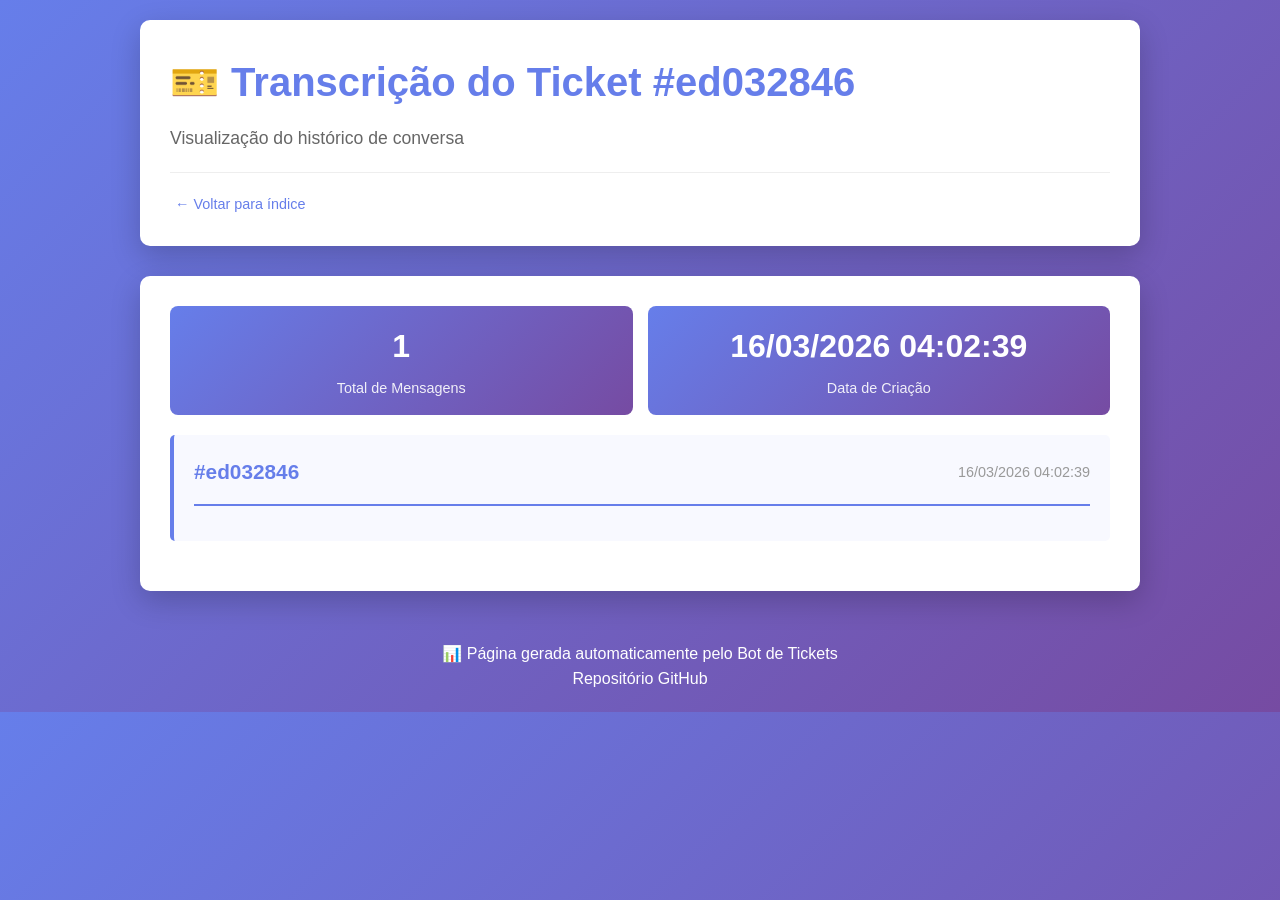
<file: docs/ed032846.html>
<!DOCTYPE html>
<html lang="pt-BR">
<head>
    <meta charset="UTF-8">
    <meta name="viewport" content="width=device-width, initial-scale=1.0">
    <title>Transcrição do Ticket #ed032846</title>
    <style>
* {
    margin: 0;
    padding: 0;
    box-sizing: border-box;
}

body {
    font-family: -apple-system, BlinkMacSystemFont, 'Segoe UI', Roboto, 'Helvetica Neue', Arial, sans-serif;
    background: linear-gradient(135deg, #667eea 0%, #764ba2 100%);
    color: #333;
    line-height: 1.6;
    padding: 20px;
}

.container {
    max-width: 1000px;
    margin: 0 auto;
}

header {
    background: white;
    border-radius: 10px;
    padding: 30px;
    margin-bottom: 30px;
    box-shadow: 0 10px 30px rgba(0, 0, 0, 0.2);
}

header h1 {
    color: #667eea;
    margin-bottom: 10px;
    font-size: 2.5em;
}

header p {
    color: #666;
    font-size: 1.1em;
}

.breadcrumb {
    margin-top: 20px;
    padding-top: 20px;
    border-top: 1px solid #eee;
    font-size: 0.9em;
}

.breadcrumb a {
    color: #667eea;
    text-decoration: none;
    margin: 0 5px;
}

.breadcrumb a:hover {
    text-decoration: underline;
}

main {
    background: white;
    border-radius: 10px;
    padding: 30px;
    box-shadow: 0 10px 30px rgba(0, 0, 0, 0.2);
}

.transcript {
    margin: 20px 0;
    padding: 20px;
    border-left: 4px solid #667eea;
    background: #f8f9ff;
    border-radius: 5px;
}

.transcript-header {
    display: flex;
    justify-content: space-between;
    align-items: center;
    margin-bottom: 15px;
    padding-bottom: 15px;
    border-bottom: 2px solid #667eea;
}

.transcript-id {
    font-size: 1.3em;
    font-weight: bold;
    color: #667eea;
}

.transcript-date {
    font-size: 0.9em;
    color: #999;
}

.message {
    margin: 15px 0;
    padding: 12px;
    background: white;
    border-radius: 5px;
    border-left: 3px solid #764ba2;
}

.message-author {
    font-weight: bold;
    color: #667eea;
    font-size: 0.9em;
    margin-bottom: 5px;
}

.message-time {
    color: #999;
    font-size: 0.85em;
}

.message-content {
    margin-top: 8px;
    color: #333;
    word-wrap: break-word;
}

.message-attachment {
    margin-top: 10px;
    padding: 10px;
    background: #f0f0f0;
    border-radius: 5px;
    font-size: 0.9em;
    color: #666;
}

.stats {
    display: grid;
    grid-template-columns: repeat(auto-fit, minmax(200px, 1fr));
    gap: 15px;
    margin-bottom: 20px;
}

.stat-card {
    padding: 15px;
    background: linear-gradient(135deg, #667eea 0%, #764ba2 100%);
    color: white;
    border-radius: 8px;
    text-align: center;
}

.stat-value {
    font-size: 2em;
    font-weight: bold;
    margin-bottom: 5px;
}

.stat-label {
    font-size: 0.9em;
    opacity: 0.9;
}

.transcript-list {
    display: grid;
    grid-template-columns: repeat(auto-fill, minmax(300px, 1fr));
    gap: 20px;
}

.transcript-card {
    background: white;
    border: 1px solid #e0e0e0;
    border-radius: 10px;
    padding: 20px;
    transition: all 0.3s ease;
    box-shadow: 0 2px 10px rgba(0, 0, 0, 0.1);
}

.transcript-card:hover {
    transform: translateY(-5px);
    box-shadow: 0 5px 20px rgba(102, 126, 234, 0.3);
    border-color: #667eea;
}

.transcript-card a {
    color: #667eea;
    text-decoration: none;
    font-weight: bold;
    font-size: 1.2em;
    display: block;
    margin-bottom: 10px;
}

.transcript-card a:hover {
    text-decoration: underline;
}

.card-date {
    color: #999;
    font-size: 0.9em;
    margin-bottom: 10px;
}

.card-messages {
    color: #666;
    font-size: 0.9em;
}

.card-badge {
    display: inline-block;
    margin-top: 10px;
    padding: 5px 10px;
    background: #667eea;
    color: white;
    border-radius: 20px;
    font-size: 0.8em;
}

footer {
    text-align: center;
    color: white;
    margin-top: 30px;
    padding-top: 20px;
}

footer a {
    color: white;
    text-decoration: none;
}

footer a:hover {
    text-decoration: underline;
}

@media (max-width: 768px) {
    header h1 {
        font-size: 1.8em;
    }
    
    .transcript-list {
        grid-template-columns: 1fr;
    }
    
    .transcript-header {
        flex-direction: column;
        align-items: flex-start;
    }
}
</style>
</head>
<body>
    <div class="container">
        <header>
            <h1>🎫 Transcrição do Ticket #ed032846</h1>
            <p>Visualização do histórico de conversa</p>
            <div class="breadcrumb">
                <a href="index.html">← Voltar para índice</a>
            </div>
        </header>
        
        <main>
            <div class="stats">
                <div class="stat-card">
                    <div class="stat-value">1</div>
                    <div class="stat-label">Total de Mensagens</div>
                </div>
                <div class="stat-card">
                    <div class="stat-value">16/03/2026 04:02:39</div>
                    <div class="stat-label">Data de Criação</div>
                </div>
            </div>
            
            <div class="transcript">
                <div class="transcript-header">
                    <div class="transcript-id">#ed032846</div>
                    <div class="transcript-date">16/03/2026 04:02:39</div>
                </div>
                
                
            </div>
        </main>
        
        <footer>
            <p>📊 Página gerada automaticamente pelo Bot de Tickets</p>
            <p><a href="https://github.com/iccommercedigital-art/transcripts">Repositório GitHub</a></p>
        </footer>
    </div>
</body>
</html>
</file>
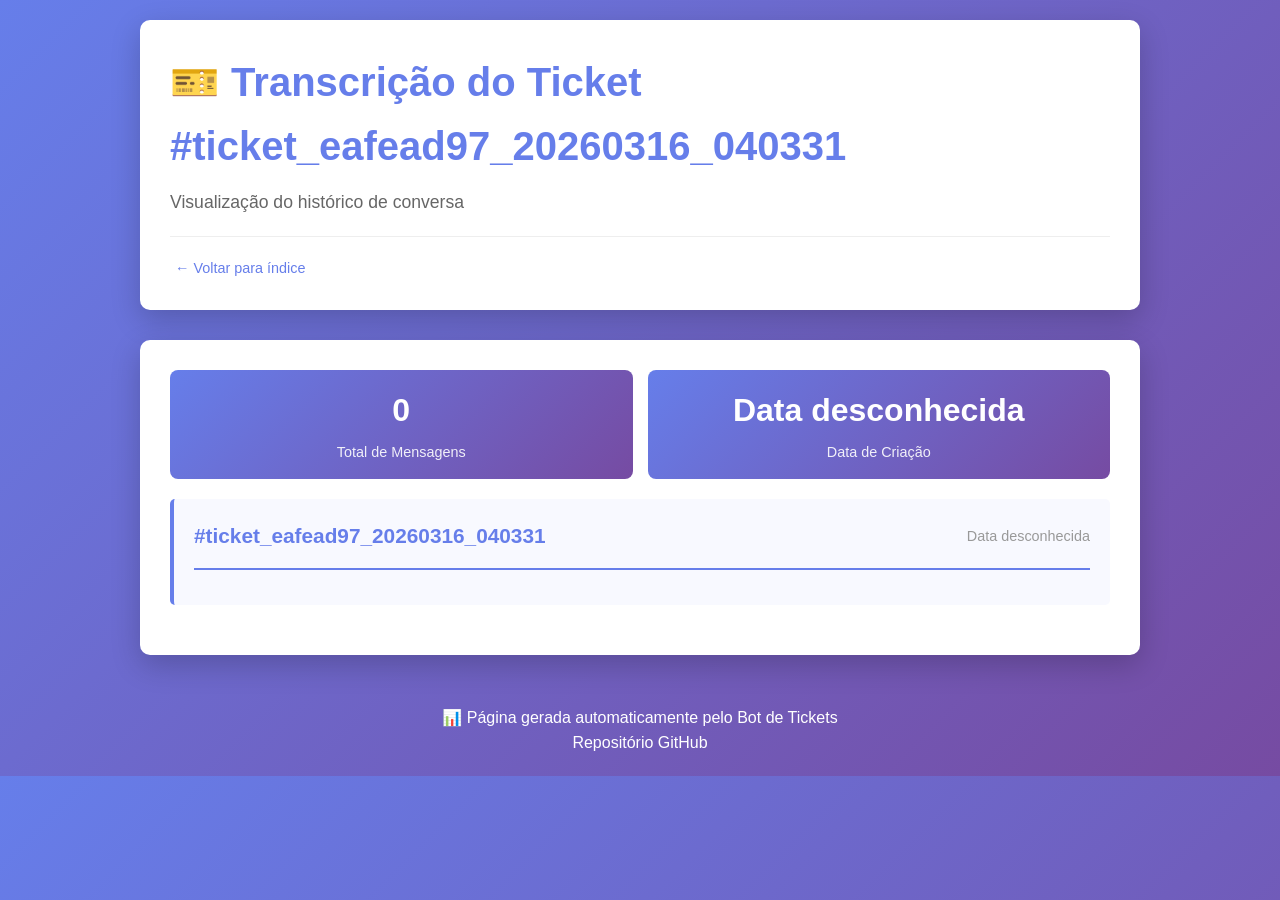
<file: docs/ticket_eafead97_20260316_040331.html>
<!DOCTYPE html>
<html lang="pt-BR">
<head>
    <meta charset="UTF-8">
    <meta name="viewport" content="width=device-width, initial-scale=1.0">
    <title>Transcrição do Ticket #ticket_eafead97_20260316_040331</title>
    <style>
* {
    margin: 0;
    padding: 0;
    box-sizing: border-box;
}

body {
    font-family: -apple-system, BlinkMacSystemFont, 'Segoe UI', Roboto, 'Helvetica Neue', Arial, sans-serif;
    background: linear-gradient(135deg, #667eea 0%, #764ba2 100%);
    color: #333;
    line-height: 1.6;
    padding: 20px;
}

.container {
    max-width: 1000px;
    margin: 0 auto;
}

header {
    background: white;
    border-radius: 10px;
    padding: 30px;
    margin-bottom: 30px;
    box-shadow: 0 10px 30px rgba(0, 0, 0, 0.2);
}

header h1 {
    color: #667eea;
    margin-bottom: 10px;
    font-size: 2.5em;
}

header p {
    color: #666;
    font-size: 1.1em;
}

.breadcrumb {
    margin-top: 20px;
    padding-top: 20px;
    border-top: 1px solid #eee;
    font-size: 0.9em;
}

.breadcrumb a {
    color: #667eea;
    text-decoration: none;
    margin: 0 5px;
}

.breadcrumb a:hover {
    text-decoration: underline;
}

main {
    background: white;
    border-radius: 10px;
    padding: 30px;
    box-shadow: 0 10px 30px rgba(0, 0, 0, 0.2);
}

.transcript {
    margin: 20px 0;
    padding: 20px;
    border-left: 4px solid #667eea;
    background: #f8f9ff;
    border-radius: 5px;
}

.transcript-header {
    display: flex;
    justify-content: space-between;
    align-items: center;
    margin-bottom: 15px;
    padding-bottom: 15px;
    border-bottom: 2px solid #667eea;
}

.transcript-id {
    font-size: 1.3em;
    font-weight: bold;
    color: #667eea;
}

.transcript-date {
    font-size: 0.9em;
    color: #999;
}

.message {
    margin: 15px 0;
    padding: 12px;
    background: white;
    border-radius: 5px;
    border-left: 3px solid #764ba2;
}

.message-author {
    font-weight: bold;
    color: #667eea;
    font-size: 0.9em;
    margin-bottom: 5px;
}

.message-time {
    color: #999;
    font-size: 0.85em;
}

.message-content {
    margin-top: 8px;
    color: #333;
    word-wrap: break-word;
}

.message-attachment {
    margin-top: 10px;
    padding: 10px;
    background: #f0f0f0;
    border-radius: 5px;
    font-size: 0.9em;
    color: #666;
}

.stats {
    display: grid;
    grid-template-columns: repeat(auto-fit, minmax(200px, 1fr));
    gap: 15px;
    margin-bottom: 20px;
}

.stat-card {
    padding: 15px;
    background: linear-gradient(135deg, #667eea 0%, #764ba2 100%);
    color: white;
    border-radius: 8px;
    text-align: center;
}

.stat-value {
    font-size: 2em;
    font-weight: bold;
    margin-bottom: 5px;
}

.stat-label {
    font-size: 0.9em;
    opacity: 0.9;
}

.transcript-list {
    display: grid;
    grid-template-columns: repeat(auto-fill, minmax(300px, 1fr));
    gap: 20px;
}

.transcript-card {
    background: white;
    border: 1px solid #e0e0e0;
    border-radius: 10px;
    padding: 20px;
    transition: all 0.3s ease;
    box-shadow: 0 2px 10px rgba(0, 0, 0, 0.1);
}

.transcript-card:hover {
    transform: translateY(-5px);
    box-shadow: 0 5px 20px rgba(102, 126, 234, 0.3);
    border-color: #667eea;
}

.transcript-card a {
    color: #667eea;
    text-decoration: none;
    font-weight: bold;
    font-size: 1.2em;
    display: block;
    margin-bottom: 10px;
}

.transcript-card a:hover {
    text-decoration: underline;
}

.card-date {
    color: #999;
    font-size: 0.9em;
    margin-bottom: 10px;
}

.card-messages {
    color: #666;
    font-size: 0.9em;
}

.card-badge {
    display: inline-block;
    margin-top: 10px;
    padding: 5px 10px;
    background: #667eea;
    color: white;
    border-radius: 20px;
    font-size: 0.8em;
}

footer {
    text-align: center;
    color: white;
    margin-top: 30px;
    padding-top: 20px;
}

footer a {
    color: white;
    text-decoration: none;
}

footer a:hover {
    text-decoration: underline;
}

@media (max-width: 768px) {
    header h1 {
        font-size: 1.8em;
    }
    
    .transcript-list {
        grid-template-columns: 1fr;
    }
    
    .transcript-header {
        flex-direction: column;
        align-items: flex-start;
    }
}
</style>
</head>
<body>
    <div class="container">
        <header>
            <h1>🎫 Transcrição do Ticket #ticket_eafead97_20260316_040331</h1>
            <p>Visualização do histórico de conversa</p>
            <div class="breadcrumb">
                <a href="index.html">← Voltar para índice</a>
            </div>
        </header>
        
        <main>
            <div class="stats">
                <div class="stat-card">
                    <div class="stat-value">0</div>
                    <div class="stat-label">Total de Mensagens</div>
                </div>
                <div class="stat-card">
                    <div class="stat-value">Data desconhecida</div>
                    <div class="stat-label">Data de Criação</div>
                </div>
            </div>
            
            <div class="transcript">
                <div class="transcript-header">
                    <div class="transcript-id">#ticket_eafead97_20260316_040331</div>
                    <div class="transcript-date">Data desconhecida</div>
                </div>
                
                
            </div>
        </main>
        
        <footer>
            <p>📊 Página gerada automaticamente pelo Bot de Tickets</p>
            <p><a href="https://github.com/iccommercedigital-art/transcripts">Repositório GitHub</a></p>
        </footer>
    </div>
</body>
</html>
</file>
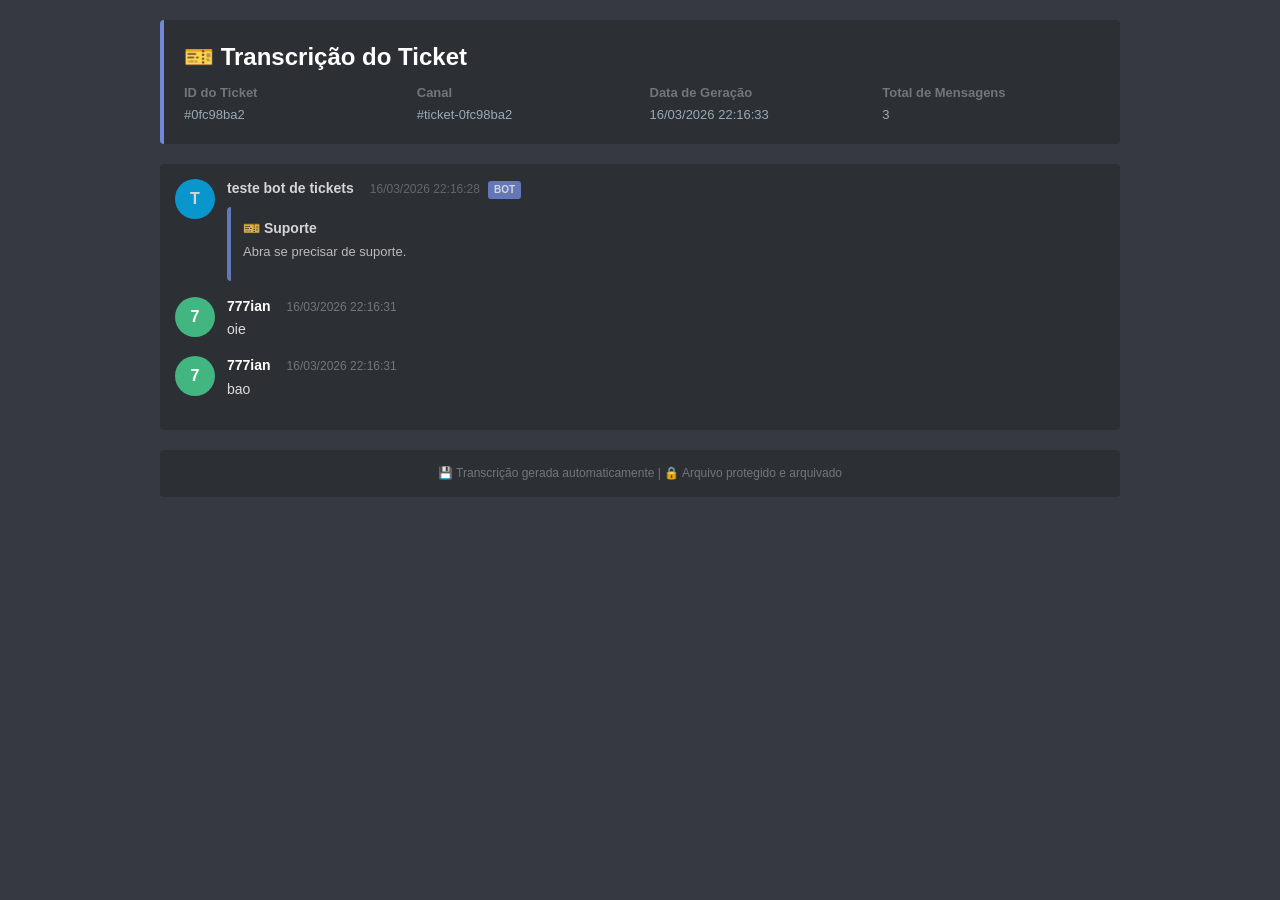
<file: transcripts/ticket_0fc98ba2_20260316_221633.html>
<!DOCTYPE html>
<html lang="pt-BR">
<head>
    <meta charset="UTF-8">
    <meta name="viewport" content="width=device-width, initial-scale=1.0">
    <title>Transcrição do Ticket</title>
    <style>
        * {
            margin: 0;
            padding: 0;
            box-sizing: border-box;
        }
        
        body {
            background-color: #36393f;
            color: #dcddde;
            font-family: -apple-system, BlinkMacSystemFont, "Segoe UI", Roboto, "Helvetica Neue", Arial, sans-serif;
            font-size: 14px;
            line-height: 1.4;
            overflow-x: hidden;
        }
        
        .container {
            max-width: 1000px;
            margin: 0 auto;
            padding: 20px;
        }
        
        .header {
            background-color: #2c2f33;
            padding: 20px;
            margin-bottom: 20px;
            border-radius: 4px;
            border-left: 4px solid #7289da;
        }
        
        .header h1 {
            color: #ffffff;
            font-size: 24px;
            margin-bottom: 10px;
        }
        
        .header-info {
            display: grid;
            grid-template-columns: repeat(auto-fit, minmax(200px, 1fr));
            gap: 15px;
            font-size: 13px;
            color: #99aab5;
        }
        
        .header-info-item {
            display: flex;
            flex-direction: column;
        }
        
        .header-info-label {
            color: #72767d;
            font-weight: 600;
            margin-bottom: 4px;
        }
        
        .messages-container {
            background-color: #2c2f33;
            border-radius: 4px;
            padding: 15px 0;
            margin-bottom: 20px;
        }
        
        .message-group {
            padding: 0 15px;
            margin-bottom: 8px;
            display: flex;
            gap: 12px;
        }
        
        .message-avatar {
            flex-shrink: 0;
            width: 40px;
            height: 40px;
            border-radius: 50%;
            background-color: #7289da;
            display: flex;
            align-items: center;
            justify-content: center;
            font-weight: 600;
            color: white;
            font-size: 16px;
        }
        
        .message-content {
            flex-grow: 1;
        }
        
        .message-header {
            display: flex;
            align-items: baseline;
            gap: 8px;
            margin-bottom: 4px;
        }
        
        .message-author {
            color: #ffffff;
            font-weight: 600;
            word-break: break-word;
        }
        
        .message-timestamp {
            color: #72767d;
            font-size: 12px;
            margin-left: 8px;
        }
        
        .message-text {
            color: #dcddde;
            word-wrap: break-word;
            white-space: pre-wrap;
            margin-bottom: 8px;
        }
        
        .message-attachment {
            background-color: #292b2f;
            border: 1px solid #202225;
            border-radius: 4px;
            padding: 8px 12px;
            margin: 8px 0;
            display: inline-block;
            color: #99aab5;
            font-size: 12px;
        }
        
        .message-embed {
            background-color: #2c2f33;
            border-left: 4px solid #7289da;
            border-radius: 4px;
            padding: 12px;
            margin: 8px 0;
            max-width: 500px;
        }
        
        .embed-title {
            color: #ffffff;
            font-weight: 600;
            margin-bottom: 4px;
        }
        
        .embed-description {
            color: #dcddde;
            font-size: 13px;
            margin-bottom: 8px;
        }
        
        .embed-field {
            display: grid;
            grid-template-columns: 1fr 1fr;
            gap: 8px;
            margin-top: 8px;
        }
        
        .embed-field-item {
            display: flex;
            flex-direction: column;
        }
        
        .embed-field-name {
            color: #ffffff;
            font-weight: 600;
            font-size: 12px;
            margin-bottom: 4px;
        }
        
        .embed-field-value {
            color: #dcddde;
            font-size: 13px;
        }
        
        .footer {
            background-color: #2c2f33;
            padding: 15px;
            margin-top: 20px;
            border-radius: 4px;
            text-align: center;
            color: #72767d;
            font-size: 12px;
        }
        
        .system-message {
            color: #72767d;
            font-style: italic;
            padding: 0 15px;
            margin: 12px 0;
            text-align: center;
            font-size: 12px;
        }
    </style>
</head>
<body>
    <div class="container">
        <div class="header">
            <h1>🎫 Transcrição do Ticket</h1>
            <div class="header-info">
                <div class="header-info-item">
                    <span class="header-info-label">ID do Ticket</span>
                    <span>#0fc98ba2</span>
                </div>
                <div class="header-info-item">
                    <span class="header-info-label">Canal</span>
                    <span>#ticket-0fc98ba2</span>
                </div>
                <div class="header-info-item">
                    <span class="header-info-label">Data de Geração</span>
                    <span>16/03/2026 22:16:33</span>
                </div>
                <div class="header-info-item">
                    <span class="header-info-label">Total de Mensagens</span>
                    <span>3</span>
                </div>
            </div>
        </div>
        
        <div class="messages-container">
            <div class="message-group" style="opacity: 0.8;">
                <div class="message-avatar" style="background-color: #00b0f4;">T</div>
                <div class="message-content">
                    <div class="message-header">
                        <span class="message-author">teste bot de tickets</span>
                        <span class="message-timestamp">16/03/2026 22:16:28</span>
                        <span style="background-color: #7289da; color: white; padding: 2px 6px; border-radius: 3px; font-size: 10px; font-weight: 600;">BOT</span>
                    </div>
                    <div class="message-embed">
                        <div class="embed-title">🎫 Suporte</div>
                        <div class="embed-description">Abra se precisar de suporte.</div>
                    </div>
                </div>
            </div>
            <div class="message-group" style="">
                <div class="message-avatar" style="background-color: #43b581;">7</div>
                <div class="message-content">
                    <div class="message-header">
                        <span class="message-author">777ian</span>
                        <span class="message-timestamp">16/03/2026 22:16:31</span>
                    </div>
                    <div class="message-text">oie</div>
                </div>
            </div>
            <div class="message-group" style="">
                <div class="message-avatar" style="background-color: #43b581;">7</div>
                <div class="message-content">
                    <div class="message-header">
                        <span class="message-author">777ian</span>
                        <span class="message-timestamp">16/03/2026 22:16:31</span>
                    </div>
                    <div class="message-text">bao</div>
                </div>
            </div>
        </div>
        
        <div class="footer">
            <p>💾 Transcrição gerada automaticamente | 🔒 Arquivo protegido e arquivado</p>
        </div>
    </div>
</body>
</html>
</file>
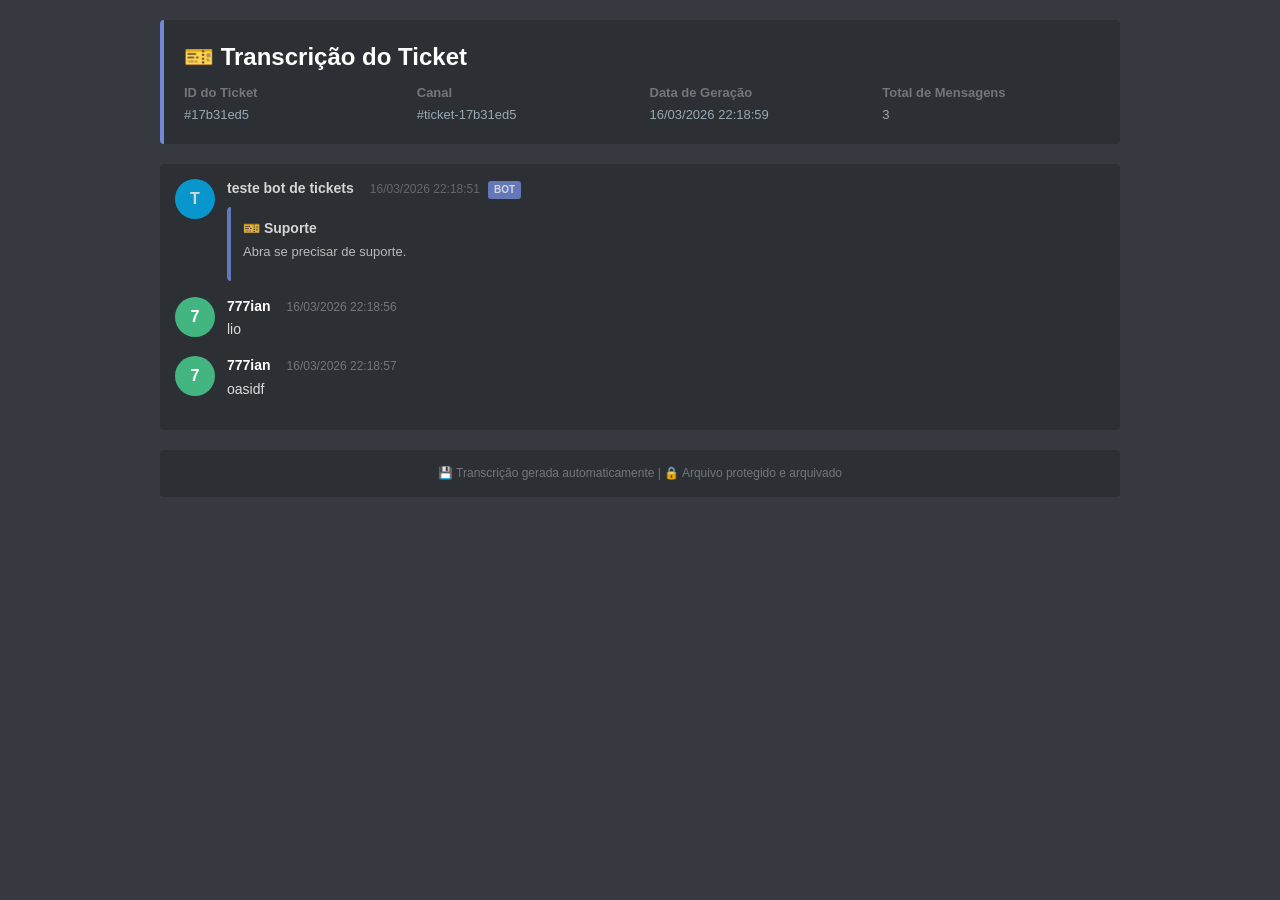
<file: transcripts/ticket_17b31ed5_20260316_221859.html>
<!DOCTYPE html>
<html lang="pt-BR">
<head>
    <meta charset="UTF-8">
    <meta name="viewport" content="width=device-width, initial-scale=1.0">
    <title>Transcrição do Ticket</title>
    <style>
        * {
            margin: 0;
            padding: 0;
            box-sizing: border-box;
        }
        
        body {
            background-color: #36393f;
            color: #dcddde;
            font-family: -apple-system, BlinkMacSystemFont, "Segoe UI", Roboto, "Helvetica Neue", Arial, sans-serif;
            font-size: 14px;
            line-height: 1.4;
            overflow-x: hidden;
        }
        
        .container {
            max-width: 1000px;
            margin: 0 auto;
            padding: 20px;
        }
        
        .header {
            background-color: #2c2f33;
            padding: 20px;
            margin-bottom: 20px;
            border-radius: 4px;
            border-left: 4px solid #7289da;
        }
        
        .header h1 {
            color: #ffffff;
            font-size: 24px;
            margin-bottom: 10px;
        }
        
        .header-info {
            display: grid;
            grid-template-columns: repeat(auto-fit, minmax(200px, 1fr));
            gap: 15px;
            font-size: 13px;
            color: #99aab5;
        }
        
        .header-info-item {
            display: flex;
            flex-direction: column;
        }
        
        .header-info-label {
            color: #72767d;
            font-weight: 600;
            margin-bottom: 4px;
        }
        
        .messages-container {
            background-color: #2c2f33;
            border-radius: 4px;
            padding: 15px 0;
            margin-bottom: 20px;
        }
        
        .message-group {
            padding: 0 15px;
            margin-bottom: 8px;
            display: flex;
            gap: 12px;
        }
        
        .message-avatar {
            flex-shrink: 0;
            width: 40px;
            height: 40px;
            border-radius: 50%;
            background-color: #7289da;
            display: flex;
            align-items: center;
            justify-content: center;
            font-weight: 600;
            color: white;
            font-size: 16px;
        }
        
        .message-content {
            flex-grow: 1;
        }
        
        .message-header {
            display: flex;
            align-items: baseline;
            gap: 8px;
            margin-bottom: 4px;
        }
        
        .message-author {
            color: #ffffff;
            font-weight: 600;
            word-break: break-word;
        }
        
        .message-timestamp {
            color: #72767d;
            font-size: 12px;
            margin-left: 8px;
        }
        
        .message-text {
            color: #dcddde;
            word-wrap: break-word;
            white-space: pre-wrap;
            margin-bottom: 8px;
        }
        
        .message-attachment {
            background-color: #292b2f;
            border: 1px solid #202225;
            border-radius: 4px;
            padding: 8px 12px;
            margin: 8px 0;
            display: inline-block;
            color: #99aab5;
            font-size: 12px;
        }
        
        .message-embed {
            background-color: #2c2f33;
            border-left: 4px solid #7289da;
            border-radius: 4px;
            padding: 12px;
            margin: 8px 0;
            max-width: 500px;
        }
        
        .embed-title {
            color: #ffffff;
            font-weight: 600;
            margin-bottom: 4px;
        }
        
        .embed-description {
            color: #dcddde;
            font-size: 13px;
            margin-bottom: 8px;
        }
        
        .embed-field {
            display: grid;
            grid-template-columns: 1fr 1fr;
            gap: 8px;
            margin-top: 8px;
        }
        
        .embed-field-item {
            display: flex;
            flex-direction: column;
        }
        
        .embed-field-name {
            color: #ffffff;
            font-weight: 600;
            font-size: 12px;
            margin-bottom: 4px;
        }
        
        .embed-field-value {
            color: #dcddde;
            font-size: 13px;
        }
        
        .footer {
            background-color: #2c2f33;
            padding: 15px;
            margin-top: 20px;
            border-radius: 4px;
            text-align: center;
            color: #72767d;
            font-size: 12px;
        }
        
        .system-message {
            color: #72767d;
            font-style: italic;
            padding: 0 15px;
            margin: 12px 0;
            text-align: center;
            font-size: 12px;
        }
    </style>
</head>
<body>
    <div class="container">
        <div class="header">
            <h1>🎫 Transcrição do Ticket</h1>
            <div class="header-info">
                <div class="header-info-item">
                    <span class="header-info-label">ID do Ticket</span>
                    <span>#17b31ed5</span>
                </div>
                <div class="header-info-item">
                    <span class="header-info-label">Canal</span>
                    <span>#ticket-17b31ed5</span>
                </div>
                <div class="header-info-item">
                    <span class="header-info-label">Data de Geração</span>
                    <span>16/03/2026 22:18:59</span>
                </div>
                <div class="header-info-item">
                    <span class="header-info-label">Total de Mensagens</span>
                    <span>3</span>
                </div>
            </div>
        </div>
        
        <div class="messages-container">
            <div class="message-group" style="opacity: 0.8;">
                <div class="message-avatar" style="background-color: #00b0f4;">T</div>
                <div class="message-content">
                    <div class="message-header">
                        <span class="message-author">teste bot de tickets</span>
                        <span class="message-timestamp">16/03/2026 22:18:51</span>
                        <span style="background-color: #7289da; color: white; padding: 2px 6px; border-radius: 3px; font-size: 10px; font-weight: 600;">BOT</span>
                    </div>
                    <div class="message-embed">
                        <div class="embed-title">🎫 Suporte</div>
                        <div class="embed-description">Abra se precisar de suporte.</div>
                    </div>
                </div>
            </div>
            <div class="message-group" style="">
                <div class="message-avatar" style="background-color: #43b581;">7</div>
                <div class="message-content">
                    <div class="message-header">
                        <span class="message-author">777ian</span>
                        <span class="message-timestamp">16/03/2026 22:18:56</span>
                    </div>
                    <div class="message-text">lio</div>
                </div>
            </div>
            <div class="message-group" style="">
                <div class="message-avatar" style="background-color: #43b581;">7</div>
                <div class="message-content">
                    <div class="message-header">
                        <span class="message-author">777ian</span>
                        <span class="message-timestamp">16/03/2026 22:18:57</span>
                    </div>
                    <div class="message-text">oasidf</div>
                </div>
            </div>
        </div>
        
        <div class="footer">
            <p>💾 Transcrição gerada automaticamente | 🔒 Arquivo protegido e arquivado</p>
        </div>
    </div>
</body>
</html>
</file>
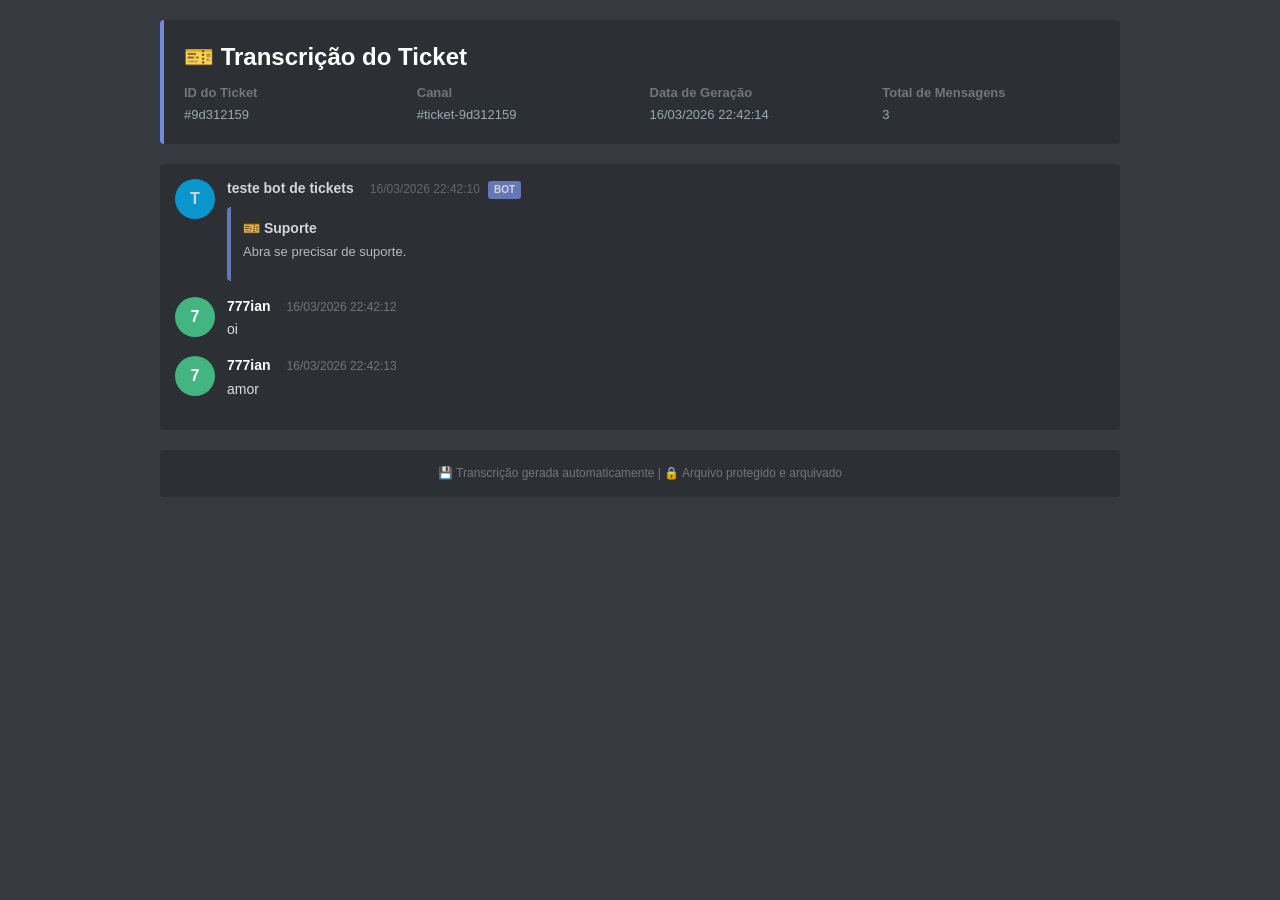
<file: transcripts/ticket_9d312159_20260316_224214.html>
<!DOCTYPE html>
<html lang="pt-BR">
<head>
    <meta charset="UTF-8">
    <meta name="viewport" content="width=device-width, initial-scale=1.0">
    <title>Transcrição do Ticket</title>
    <style>
        * {
            margin: 0;
            padding: 0;
            box-sizing: border-box;
        }
        
        body {
            background-color: #36393f;
            color: #dcddde;
            font-family: -apple-system, BlinkMacSystemFont, "Segoe UI", Roboto, "Helvetica Neue", Arial, sans-serif;
            font-size: 14px;
            line-height: 1.4;
            overflow-x: hidden;
        }
        
        .container {
            max-width: 1000px;
            margin: 0 auto;
            padding: 20px;
        }
        
        .header {
            background-color: #2c2f33;
            padding: 20px;
            margin-bottom: 20px;
            border-radius: 4px;
            border-left: 4px solid #7289da;
        }
        
        .header h1 {
            color: #ffffff;
            font-size: 24px;
            margin-bottom: 10px;
        }
        
        .header-info {
            display: grid;
            grid-template-columns: repeat(auto-fit, minmax(200px, 1fr));
            gap: 15px;
            font-size: 13px;
            color: #99aab5;
        }
        
        .header-info-item {
            display: flex;
            flex-direction: column;
        }
        
        .header-info-label {
            color: #72767d;
            font-weight: 600;
            margin-bottom: 4px;
        }
        
        .messages-container {
            background-color: #2c2f33;
            border-radius: 4px;
            padding: 15px 0;
            margin-bottom: 20px;
        }
        
        .message-group {
            padding: 0 15px;
            margin-bottom: 8px;
            display: flex;
            gap: 12px;
        }
        
        .message-avatar {
            flex-shrink: 0;
            width: 40px;
            height: 40px;
            border-radius: 50%;
            background-color: #7289da;
            display: flex;
            align-items: center;
            justify-content: center;
            font-weight: 600;
            color: white;
            font-size: 16px;
        }
        
        .message-content {
            flex-grow: 1;
        }
        
        .message-header {
            display: flex;
            align-items: baseline;
            gap: 8px;
            margin-bottom: 4px;
        }
        
        .message-author {
            color: #ffffff;
            font-weight: 600;
            word-break: break-word;
        }
        
        .message-timestamp {
            color: #72767d;
            font-size: 12px;
            margin-left: 8px;
        }
        
        .message-text {
            color: #dcddde;
            word-wrap: break-word;
            white-space: pre-wrap;
            margin-bottom: 8px;
        }
        
        .message-attachment {
            background-color: #292b2f;
            border: 1px solid #202225;
            border-radius: 4px;
            padding: 8px 12px;
            margin: 8px 0;
            display: inline-block;
            color: #99aab5;
            font-size: 12px;
        }
        
        .message-embed {
            background-color: #2c2f33;
            border-left: 4px solid #7289da;
            border-radius: 4px;
            padding: 12px;
            margin: 8px 0;
            max-width: 500px;
        }
        
        .embed-title {
            color: #ffffff;
            font-weight: 600;
            margin-bottom: 4px;
        }
        
        .embed-description {
            color: #dcddde;
            font-size: 13px;
            margin-bottom: 8px;
        }
        
        .embed-field {
            display: grid;
            grid-template-columns: 1fr 1fr;
            gap: 8px;
            margin-top: 8px;
        }
        
        .embed-field-item {
            display: flex;
            flex-direction: column;
        }
        
        .embed-field-name {
            color: #ffffff;
            font-weight: 600;
            font-size: 12px;
            margin-bottom: 4px;
        }
        
        .embed-field-value {
            color: #dcddde;
            font-size: 13px;
        }
        
        .footer {
            background-color: #2c2f33;
            padding: 15px;
            margin-top: 20px;
            border-radius: 4px;
            text-align: center;
            color: #72767d;
            font-size: 12px;
        }
        
        .system-message {
            color: #72767d;
            font-style: italic;
            padding: 0 15px;
            margin: 12px 0;
            text-align: center;
            font-size: 12px;
        }
    </style>
</head>
<body>
    <div class="container">
        <div class="header">
            <h1>🎫 Transcrição do Ticket</h1>
            <div class="header-info">
                <div class="header-info-item">
                    <span class="header-info-label">ID do Ticket</span>
                    <span>#9d312159</span>
                </div>
                <div class="header-info-item">
                    <span class="header-info-label">Canal</span>
                    <span>#ticket-9d312159</span>
                </div>
                <div class="header-info-item">
                    <span class="header-info-label">Data de Geração</span>
                    <span>16/03/2026 22:42:14</span>
                </div>
                <div class="header-info-item">
                    <span class="header-info-label">Total de Mensagens</span>
                    <span>3</span>
                </div>
            </div>
        </div>
        
        <div class="messages-container">
            <div class="message-group" style="opacity: 0.8;">
                <div class="message-avatar" style="background-color: #00b0f4;">T</div>
                <div class="message-content">
                    <div class="message-header">
                        <span class="message-author">teste bot de tickets</span>
                        <span class="message-timestamp">16/03/2026 22:42:10</span>
                        <span style="background-color: #7289da; color: white; padding: 2px 6px; border-radius: 3px; font-size: 10px; font-weight: 600;">BOT</span>
                    </div>
                    <div class="message-embed">
                        <div class="embed-title">🎫 Suporte</div>
                        <div class="embed-description">Abra se precisar de suporte.</div>
                    </div>
                </div>
            </div>
            <div class="message-group" style="">
                <div class="message-avatar" style="background-color: #43b581;">7</div>
                <div class="message-content">
                    <div class="message-header">
                        <span class="message-author">777ian</span>
                        <span class="message-timestamp">16/03/2026 22:42:12</span>
                    </div>
                    <div class="message-text">oi</div>
                </div>
            </div>
            <div class="message-group" style="">
                <div class="message-avatar" style="background-color: #43b581;">7</div>
                <div class="message-content">
                    <div class="message-header">
                        <span class="message-author">777ian</span>
                        <span class="message-timestamp">16/03/2026 22:42:13</span>
                    </div>
                    <div class="message-text">amor</div>
                </div>
            </div>
        </div>
        
        <div class="footer">
            <p>💾 Transcrição gerada automaticamente | 🔒 Arquivo protegido e arquivado</p>
        </div>
    </div>
</body>
</html>
</file>
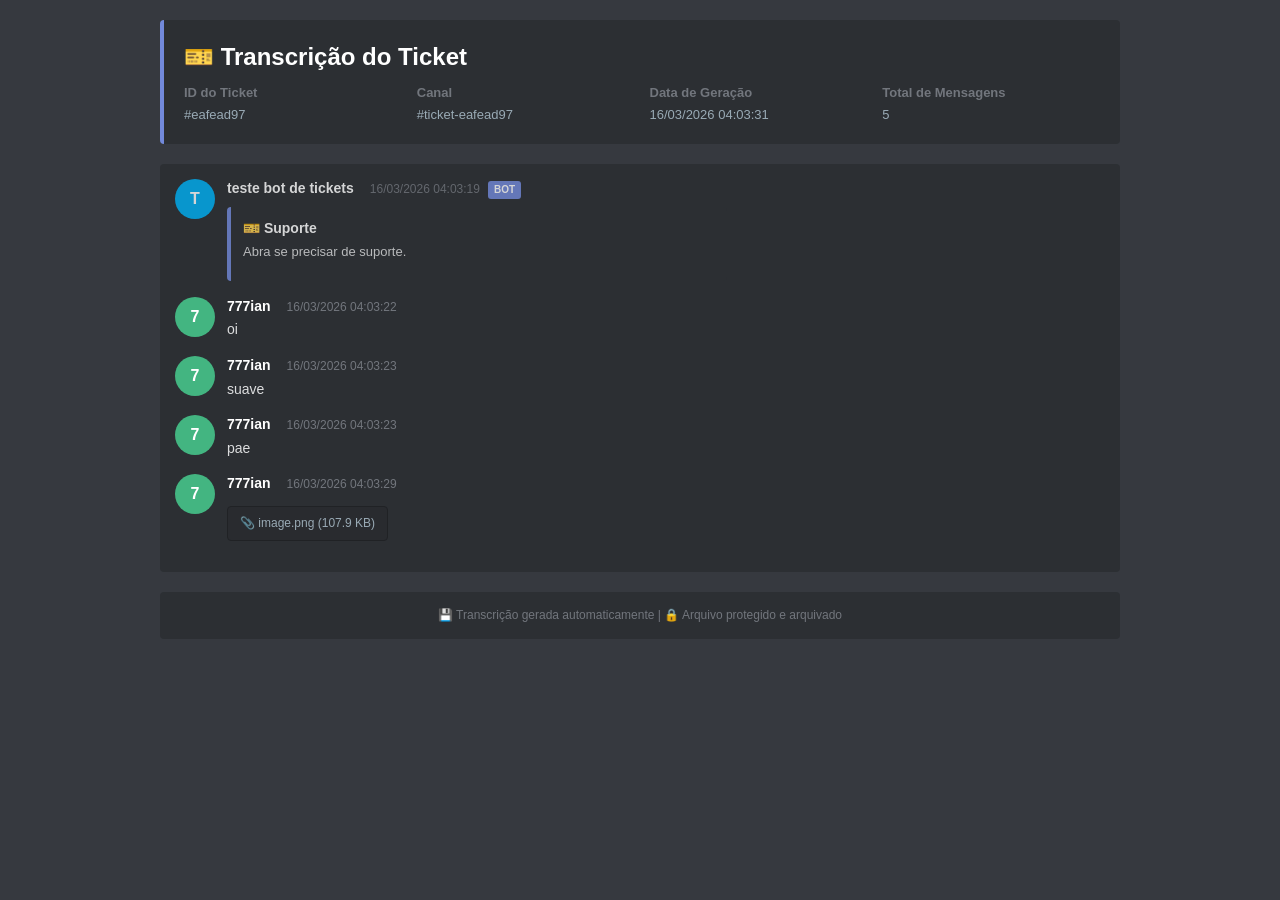
<file: transcripts/ticket_eafead97_20260316_040331.html>
<!DOCTYPE html>
<html lang="pt-BR">
<head>
    <meta charset="UTF-8">
    <meta name="viewport" content="width=device-width, initial-scale=1.0">
    <title>Transcrição do Ticket</title>
    <style>
        * {
            margin: 0;
            padding: 0;
            box-sizing: border-box;
        }
        
        body {
            background-color: #36393f;
            color: #dcddde;
            font-family: -apple-system, BlinkMacSystemFont, "Segoe UI", Roboto, "Helvetica Neue", Arial, sans-serif;
            font-size: 14px;
            line-height: 1.4;
            overflow-x: hidden;
        }
        
        .container {
            max-width: 1000px;
            margin: 0 auto;
            padding: 20px;
        }
        
        .header {
            background-color: #2c2f33;
            padding: 20px;
            margin-bottom: 20px;
            border-radius: 4px;
            border-left: 4px solid #7289da;
        }
        
        .header h1 {
            color: #ffffff;
            font-size: 24px;
            margin-bottom: 10px;
        }
        
        .header-info {
            display: grid;
            grid-template-columns: repeat(auto-fit, minmax(200px, 1fr));
            gap: 15px;
            font-size: 13px;
            color: #99aab5;
        }
        
        .header-info-item {
            display: flex;
            flex-direction: column;
        }
        
        .header-info-label {
            color: #72767d;
            font-weight: 600;
            margin-bottom: 4px;
        }
        
        .messages-container {
            background-color: #2c2f33;
            border-radius: 4px;
            padding: 15px 0;
            margin-bottom: 20px;
        }
        
        .message-group {
            padding: 0 15px;
            margin-bottom: 8px;
            display: flex;
            gap: 12px;
        }
        
        .message-avatar {
            flex-shrink: 0;
            width: 40px;
            height: 40px;
            border-radius: 50%;
            background-color: #7289da;
            display: flex;
            align-items: center;
            justify-content: center;
            font-weight: 600;
            color: white;
            font-size: 16px;
        }
        
        .message-content {
            flex-grow: 1;
        }
        
        .message-header {
            display: flex;
            align-items: baseline;
            gap: 8px;
            margin-bottom: 4px;
        }
        
        .message-author {
            color: #ffffff;
            font-weight: 600;
            word-break: break-word;
        }
        
        .message-timestamp {
            color: #72767d;
            font-size: 12px;
            margin-left: 8px;
        }
        
        .message-text {
            color: #dcddde;
            word-wrap: break-word;
            white-space: pre-wrap;
            margin-bottom: 8px;
        }
        
        .message-attachment {
            background-color: #292b2f;
            border: 1px solid #202225;
            border-radius: 4px;
            padding: 8px 12px;
            margin: 8px 0;
            display: inline-block;
            color: #99aab5;
            font-size: 12px;
        }
        
        .message-embed {
            background-color: #2c2f33;
            border-left: 4px solid #7289da;
            border-radius: 4px;
            padding: 12px;
            margin: 8px 0;
            max-width: 500px;
        }
        
        .embed-title {
            color: #ffffff;
            font-weight: 600;
            margin-bottom: 4px;
        }
        
        .embed-description {
            color: #dcddde;
            font-size: 13px;
            margin-bottom: 8px;
        }
        
        .embed-field {
            display: grid;
            grid-template-columns: 1fr 1fr;
            gap: 8px;
            margin-top: 8px;
        }
        
        .embed-field-item {
            display: flex;
            flex-direction: column;
        }
        
        .embed-field-name {
            color: #ffffff;
            font-weight: 600;
            font-size: 12px;
            margin-bottom: 4px;
        }
        
        .embed-field-value {
            color: #dcddde;
            font-size: 13px;
        }
        
        .footer {
            background-color: #2c2f33;
            padding: 15px;
            margin-top: 20px;
            border-radius: 4px;
            text-align: center;
            color: #72767d;
            font-size: 12px;
        }
        
        .system-message {
            color: #72767d;
            font-style: italic;
            padding: 0 15px;
            margin: 12px 0;
            text-align: center;
            font-size: 12px;
        }
    </style>
</head>
<body>
    <div class="container">
        <div class="header">
            <h1>🎫 Transcrição do Ticket</h1>
            <div class="header-info">
                <div class="header-info-item">
                    <span class="header-info-label">ID do Ticket</span>
                    <span>#eafead97</span>
                </div>
                <div class="header-info-item">
                    <span class="header-info-label">Canal</span>
                    <span>#ticket-eafead97</span>
                </div>
                <div class="header-info-item">
                    <span class="header-info-label">Data de Geração</span>
                    <span>16/03/2026 04:03:31</span>
                </div>
                <div class="header-info-item">
                    <span class="header-info-label">Total de Mensagens</span>
                    <span>5</span>
                </div>
            </div>
        </div>
        
        <div class="messages-container">
            <div class="message-group" style="opacity: 0.8;">
                <div class="message-avatar" style="background-color: #00b0f4;">T</div>
                <div class="message-content">
                    <div class="message-header">
                        <span class="message-author">teste bot de tickets</span>
                        <span class="message-timestamp">16/03/2026 04:03:19</span>
                        <span style="background-color: #7289da; color: white; padding: 2px 6px; border-radius: 3px; font-size: 10px; font-weight: 600;">BOT</span>
                    </div>
                    <div class="message-embed">
                        <div class="embed-title">🎫 Suporte</div>
                        <div class="embed-description">Abra se precisar de suporte.</div>
                    </div>
                </div>
            </div>
            <div class="message-group" style="">
                <div class="message-avatar" style="background-color: #43b581;">7</div>
                <div class="message-content">
                    <div class="message-header">
                        <span class="message-author">777ian</span>
                        <span class="message-timestamp">16/03/2026 04:03:22</span>
                    </div>
                    <div class="message-text">oi</div>
                </div>
            </div>
            <div class="message-group" style="">
                <div class="message-avatar" style="background-color: #43b581;">7</div>
                <div class="message-content">
                    <div class="message-header">
                        <span class="message-author">777ian</span>
                        <span class="message-timestamp">16/03/2026 04:03:23</span>
                    </div>
                    <div class="message-text">suave</div>
                </div>
            </div>
            <div class="message-group" style="">
                <div class="message-avatar" style="background-color: #43b581;">7</div>
                <div class="message-content">
                    <div class="message-header">
                        <span class="message-author">777ian</span>
                        <span class="message-timestamp">16/03/2026 04:03:23</span>
                    </div>
                    <div class="message-text">pae</div>
                </div>
            </div>
            <div class="message-group" style="">
                <div class="message-avatar" style="background-color: #43b581;">7</div>
                <div class="message-content">
                    <div class="message-header">
                        <span class="message-author">777ian</span>
                        <span class="message-timestamp">16/03/2026 04:03:29</span>
                    </div>
                    <div class="message-attachment">📎 image.png (107.9 KB)</div>
                </div>
            </div>
        </div>
        
        <div class="footer">
            <p>💾 Transcrição gerada automaticamente | 🔒 Arquivo protegido e arquivado</p>
        </div>
    </div>
</body>
</html>
</file>
